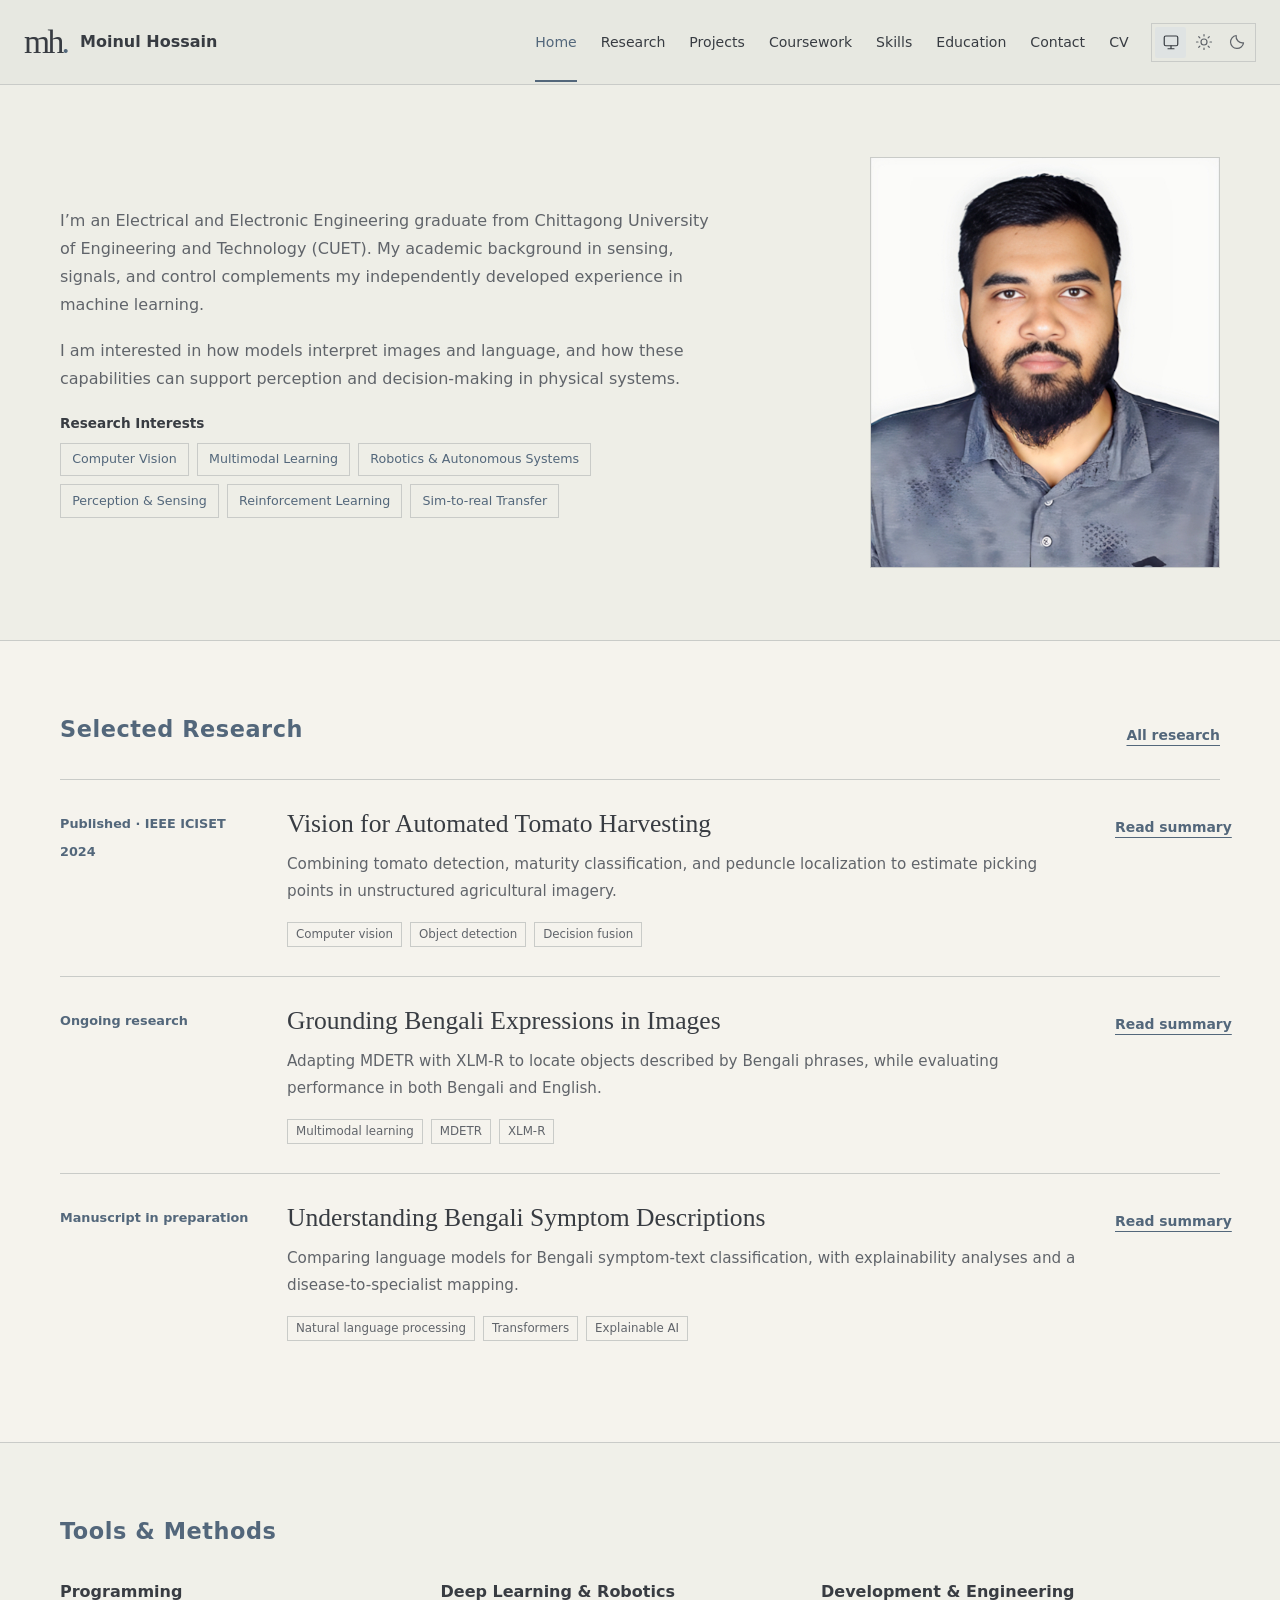
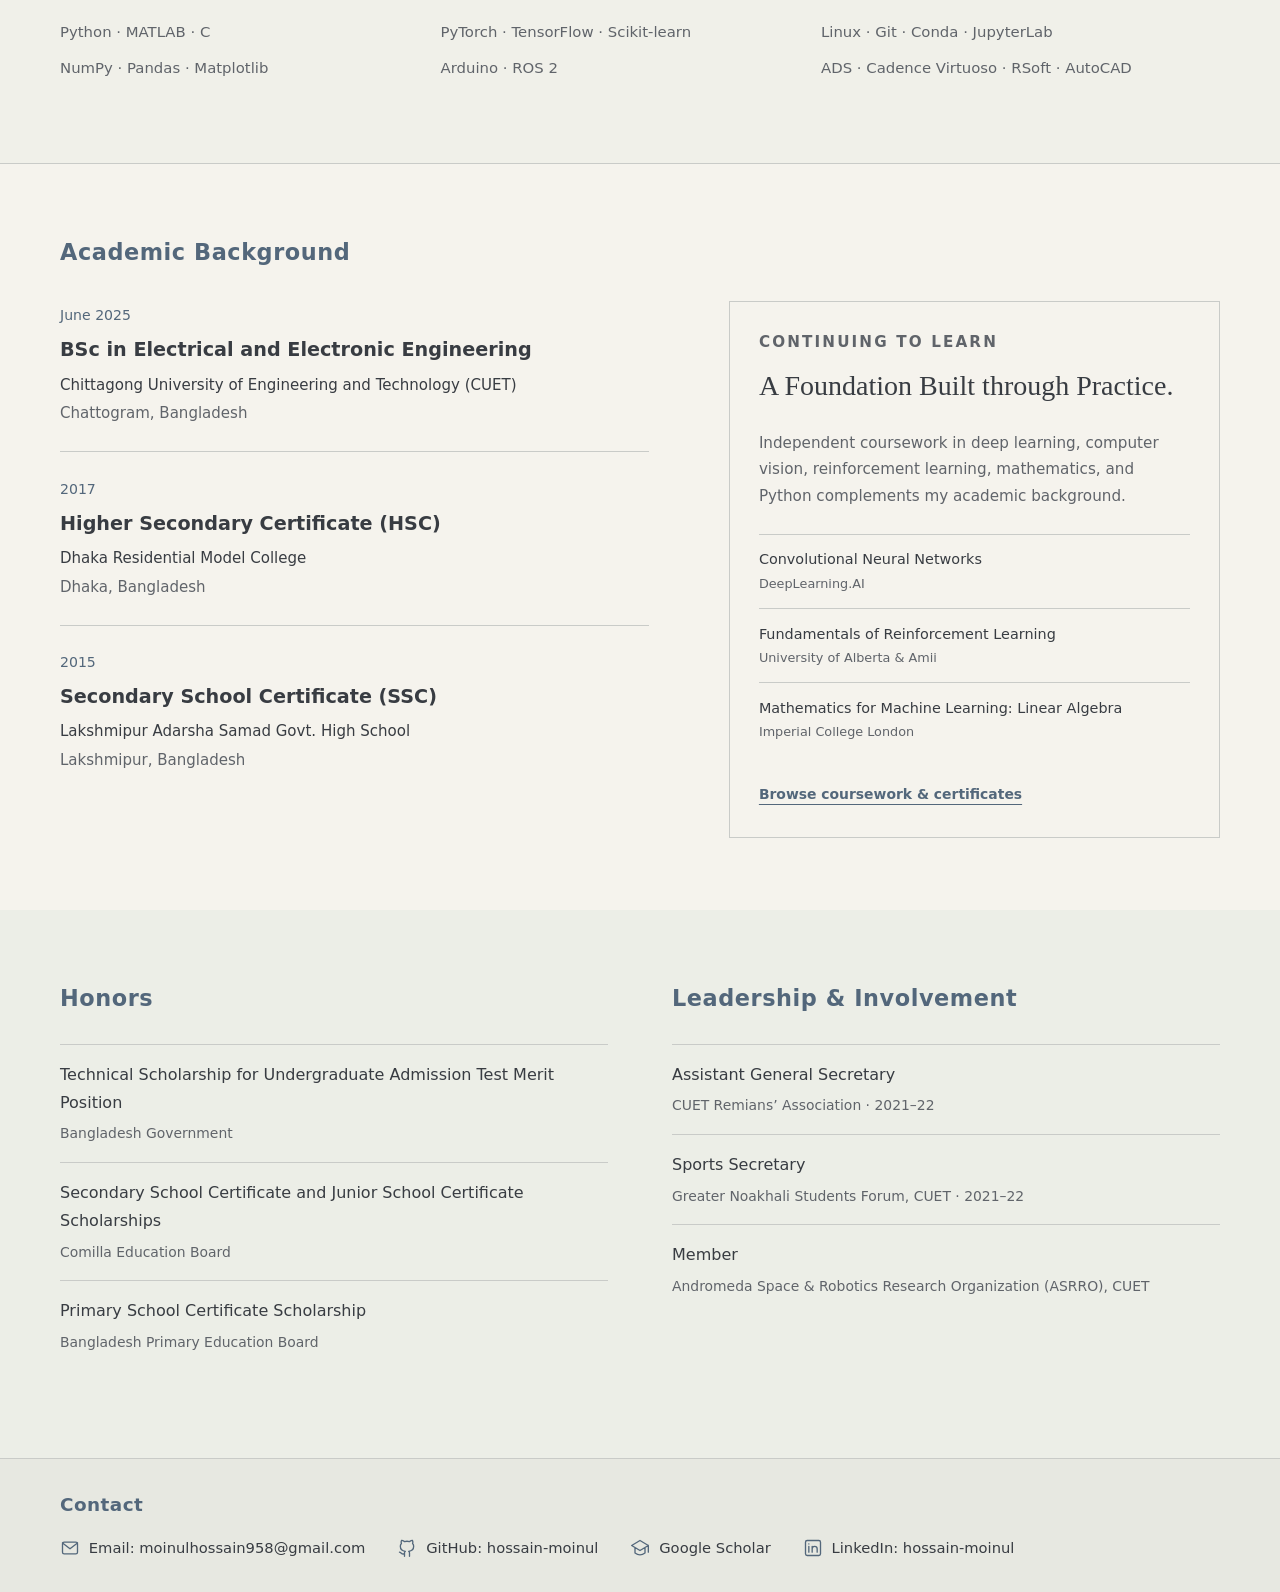
<file: index.html>
<!doctype html>
<html lang="en"><head><meta charset="utf-8"><meta name="viewport" content="width=device-width,initial-scale=1"><title>Home | Moinul Hossain</title><meta name="description" content="Moinul Hossain: computer vision, multimodal learning, and robotic perception. Research, projects, and academic background."><meta name="theme-color" content="#112b36"><link rel="icon" href="assets/img/favicon.svg" type="image/svg+xml"><script src="assets/js/theme-init.js"></script><link rel="stylesheet" href="assets/css/style.css"><script src="assets/js/main.js" defer></script><script src="assets/js/analytics.js" defer></script></head>
<body><a class="skip" href="#main">Skip to content</a><header class="site-header"><div class="nav-wrap"><a class="brand" href="index.html"><span class="monogram">mh<span>.</span></span><span>Moinul Hossain</span></a><button class="menu-toggle" aria-expanded="false" aria-controls="navigation">Menu</button><nav id="navigation" aria-label="Main navigation"><a href="index.html" class="active" aria-current="page">Home</a><a href="research.html">Research</a><a href="projects.html">Projects</a><a href="coursework.html">Coursework</a><a href="index.html#technical-foundation">Skills</a><a href="index.html#education">Education</a><a href="index.html#contact">Contact</a><a href="cv.html" target="_blank" rel="noopener noreferrer" data-cv-nav hidden>CV</a></nav><div class="theme-switch" role="group" aria-label="Appearance"><button type="button" data-theme-choice="system" aria-label="Follow system theme" title="Follow system theme" aria-pressed="true"><svg aria-hidden="true" viewBox="0 0 24 24" fill="none" stroke="currentColor" stroke-width="1.6" stroke-linecap="round" stroke-linejoin="round"><rect x="3" y="4" width="18" height="13" rx="2"/><path d="M8 21h8m-4-4v4"/></svg></button><button type="button" data-theme-choice="light" aria-label="Use light theme" title="Use light theme" aria-pressed="false"><svg aria-hidden="true" viewBox="0 0 24 24" fill="none" stroke="currentColor" stroke-width="1.6" stroke-linecap="round" stroke-linejoin="round"><circle cx="12" cy="12" r="4"/><path d="M12 2v2m0 16v2M2 12h2m16 0h2M5 5l1.5 1.5m11 11L19 19M5 19l1.5-1.5m11-11L19 5"/></svg></button><button type="button" data-theme-choice="dark" aria-label="Use dark theme" title="Use dark theme" aria-pressed="false"><svg aria-hidden="true" viewBox="0 0 24 24" fill="none" stroke="currentColor" stroke-width="1.6" stroke-linecap="round" stroke-linejoin="round"><path d="M20.7 13.1A8.5 8.5 0 0 1 10.9 3.3 8.7 8.7 0 1 0 20.7 13.1Z"/></svg></button></div></div></header><main id="main"><!-- ABOUT: introduction, background, and interests alongside the portrait. -->
<section class="hero" id="about"><div class="wrap hero-grid"><div class="hero-copy"><h1 class="sr-only">Moinul Hossain</h1><p class="hero-intro">I’m an Electrical and Electronic Engineering graduate from Chittagong University of Engineering and Technology (CUET). My academic background in sensing, signals, and control complements my independently developed experience in machine learning.</p><p class="hero-description">I am interested in how models interpret images and language, and how these capabilities can support perception and decision-making in physical systems.</p><h2 class="interest-heading">Research Interests</h2><div class="interest-list"><span>Computer Vision</span><span>Multimodal Learning</span><span>Robotics & Autonomous Systems</span><span>Perception & Sensing</span><span>Reinforcement Learning</span><span>Sim-to-real Transfer</span></div></div><div class="portrait-area"><div class="portrait"><img src="assets/img/moinul.jpg" alt="Moinul Hossain" id="portrait-image" hidden><div id="portrait-fallback"><span class="portrait-initials">mh<span>.</span></span><div class="portrait-lines" aria-hidden="true"></div></div></div></div></div></section><!-- SELECTED RESEARCH: concise entries link to the research summaries. -->
<section class="section section-research" id="selected-work"><div class="wrap"><div class="section-head"><div><h2 class="section-label">Selected Research</h2></div><a class="text-link" href="research.html">All research</a></div><article class="research-row"><div class="research-meta"><span class="status">Published · IEEE ICISET 2024</span></div><div><h3><a class="" href="research.html#tomato">Vision for Automated Tomato Harvesting</a></h3><p>Combining tomato detection, maturity classification, and peduncle localization to estimate picking points in unstructured agricultural imagery.</p><div class="tags"><span>Computer vision</span><span>Object detection</span><span>Decision fusion</span></div></div><a class="text-link" href="research.html#tomato">Read summary</a></article><article class="research-row"><div class="research-meta"><span class="status">Ongoing research</span></div><div><h3><a class="" href="research.html#grounding">Grounding Bengali Expressions in Images</a></h3><p>Adapting MDETR with XLM-R to locate objects described by Bengali phrases, while evaluating performance in both Bengali and English.</p><div class="tags"><span>Multimodal learning</span><span>MDETR</span><span>XLM-R</span></div></div><a class="text-link" href="research.html#grounding">Read summary</a></article><article class="research-row"><div class="research-meta"><span class="status">Manuscript in preparation</span></div><div><h3><a class="" href="research.html#health">Understanding Bengali Symptom Descriptions</a></h3><p>Comparing language models for Bengali symptom-text classification, with explainability analyses and a disease-to-specialist mapping.</p><div class="tags"><span>Natural language processing</span><span>Transformers</span><span>Explainable AI</span></div></div><a class="text-link" href="research.html#health">Read summary</a></article></div></section><section class="section section-tint" id="technical-foundation"><div class="wrap"><h2 class="section-label">Tools &amp; Methods</h2><div class="skills-grid"><div><h3>Programming</h3><p>Python · MATLAB · C</p><p>NumPy · Pandas · Matplotlib</p></div><div><h3>Deep Learning & Robotics</h3><p>PyTorch · TensorFlow · Scikit-learn</p><p>Arduino · ROS 2</p></div><div><h3>Development & Engineering</h3><p>Linux · Git · Conda · JupyterLab</p><p>ADS · Cadence Virtuoso · RSoft · AutoCAD</p></div></div></div></section><!-- EDUCATION: academic background and learning overview; no grades or test scores. -->
<section class="section section-education" id="education"><div class="wrap"><div class="section-head"><div><h2 class="section-label">Academic Background</h2></div></div><div class="education-grid"><div class="home-qualifications"><article class="qualification"><span class="date">June 2025</span><h3>BSc in Electrical and Electronic Engineering</h3><p>Chittagong University of Engineering and Technology (CUET)</p><p class="muted">Chattogram, Bangladesh</p></article><article class="qualification"><span class="date">2017</span><h3>Higher Secondary Certificate (HSC)</h3><p>Dhaka Residential Model College</p><p class="muted">Dhaka, Bangladesh</p></article><article class="qualification"><span class="date">2015</span><h3>Secondary School Certificate (SSC)</h3><p>Lakshmipur Adarsha Samad Govt. High School</p><p class="muted">Lakshmipur, Bangladesh</p></article></div><aside class="learning"><p class="eyebrow">CONTINUING TO LEARN</p><h3>A Foundation Built through Practice.</h3><p>Independent coursework in deep learning, computer vision, reinforcement learning, mathematics, and Python complements my academic background.</p><ul class="clean-list"><li>Convolutional Neural Networks <span>DeepLearning.AI</span></li><li>Fundamentals of Reinforcement Learning <span>University of Alberta & Amii</span></li><li>Mathematics for Machine Learning: Linear Algebra <span>Imperial College London</span></li></ul><a class="text-link" href="coursework.html">Browse coursework & certificates</a></aside></div></div></section><section class="section section-community" id="honors-leadership"><div class="wrap background-grid"><div><h2 class="section-label">Honors</h2><ul class="background-list"><li>Technical Scholarship for Undergraduate Admission Test Merit Position <span>Bangladesh Government</span></li><li>Secondary School Certificate and Junior School Certificate Scholarships <span>Comilla Education Board</span></li><li>Primary School Certificate Scholarship <span>Bangladesh Primary Education Board</span></li></ul></div><div><h2 class="section-label">Leadership &amp; Involvement</h2><ul class="background-list"><li>Assistant General Secretary <span>CUET Remians’ Association · 2021–22</span></li><li>Sports Secretary <span>Greater Noakhali Students Forum, CUET · 2021–22</span></li><li>Member <span>Andromeda Space & Robotics Research Organization (ASRRO), CUET</span></li></ul></div></div></section></main><section class="contact-band" id="contact" aria-labelledby="contact-heading"><div class="wrap"><h2 class="section-label" id="contact-heading">Contact</h2><div class="contact-direct"><a href="mailto:moinulhossain958@gmail.com"><svg aria-hidden="true" viewBox="0 0 24 24" fill="none" stroke="currentColor" stroke-width="1.6" stroke-linecap="round" stroke-linejoin="round"><rect x="3" y="5" width="18" height="14" rx="2"/><path d="m3 6 9 7 9-7"/></svg><span>Email: moinulhossain958@gmail.com</span></a><a href="https://github.com/hossain-moinul" target="_blank" rel="noopener noreferrer"><svg aria-hidden="true" viewBox="0 0 24 24" fill="none" stroke="currentColor" stroke-width="1.6" stroke-linecap="round" stroke-linejoin="round"><path d="M9 19c-4 1-4-2-6-2m12 5v-4c0-1-.3-1.7-1-2 3-.3 6-1.5 6-6a4.7 4.7 0 0 0-1.3-3.3A4.5 4.5 0 0 0 18.6 3S17.5 2.7 15 4.3a13 13 0 0 0-6 0C6.5 2.7 5.4 3 5.4 3a4.5 4.5 0 0 0-.1 3.7A4.7 4.7 0 0 0 4 10c0 4.5 3 5.7 6 6-.7.3-1 1-1 2v4"/></svg><span>GitHub: hossain-moinul</span></a><a href="https://scholar.google.com/citations?user=emdI3UwAAAAJ&amp;hl=en" target="_blank" rel="noopener noreferrer"><svg aria-hidden="true" viewBox="0 0 24 24" fill="none" stroke="currentColor" stroke-width="1.6" stroke-linecap="round" stroke-linejoin="round"><path d="m2 9 10-6 10 6-10 6-10-6Zm4 3v6c4 3 8 3 12 0v-6M22 9v8"/></svg><span>Google Scholar</span></a><a href="https://www.linkedin.com/in/hossain-moinul/" target="_blank" rel="noopener noreferrer"><svg aria-hidden="true" viewBox="0 0 24 24" fill="none" stroke="currentColor" stroke-width="1.6" stroke-linecap="round" stroke-linejoin="round"><rect x="3" y="3" width="18" height="18" rx="2"/><path d="M7 10v7m0-10v.1M11 17v-7m0 3c0-4 6-4 6 0v4"/></svg><span>LinkedIn: hossain-moinul</span></a></div></div></section></body></html>
</file>
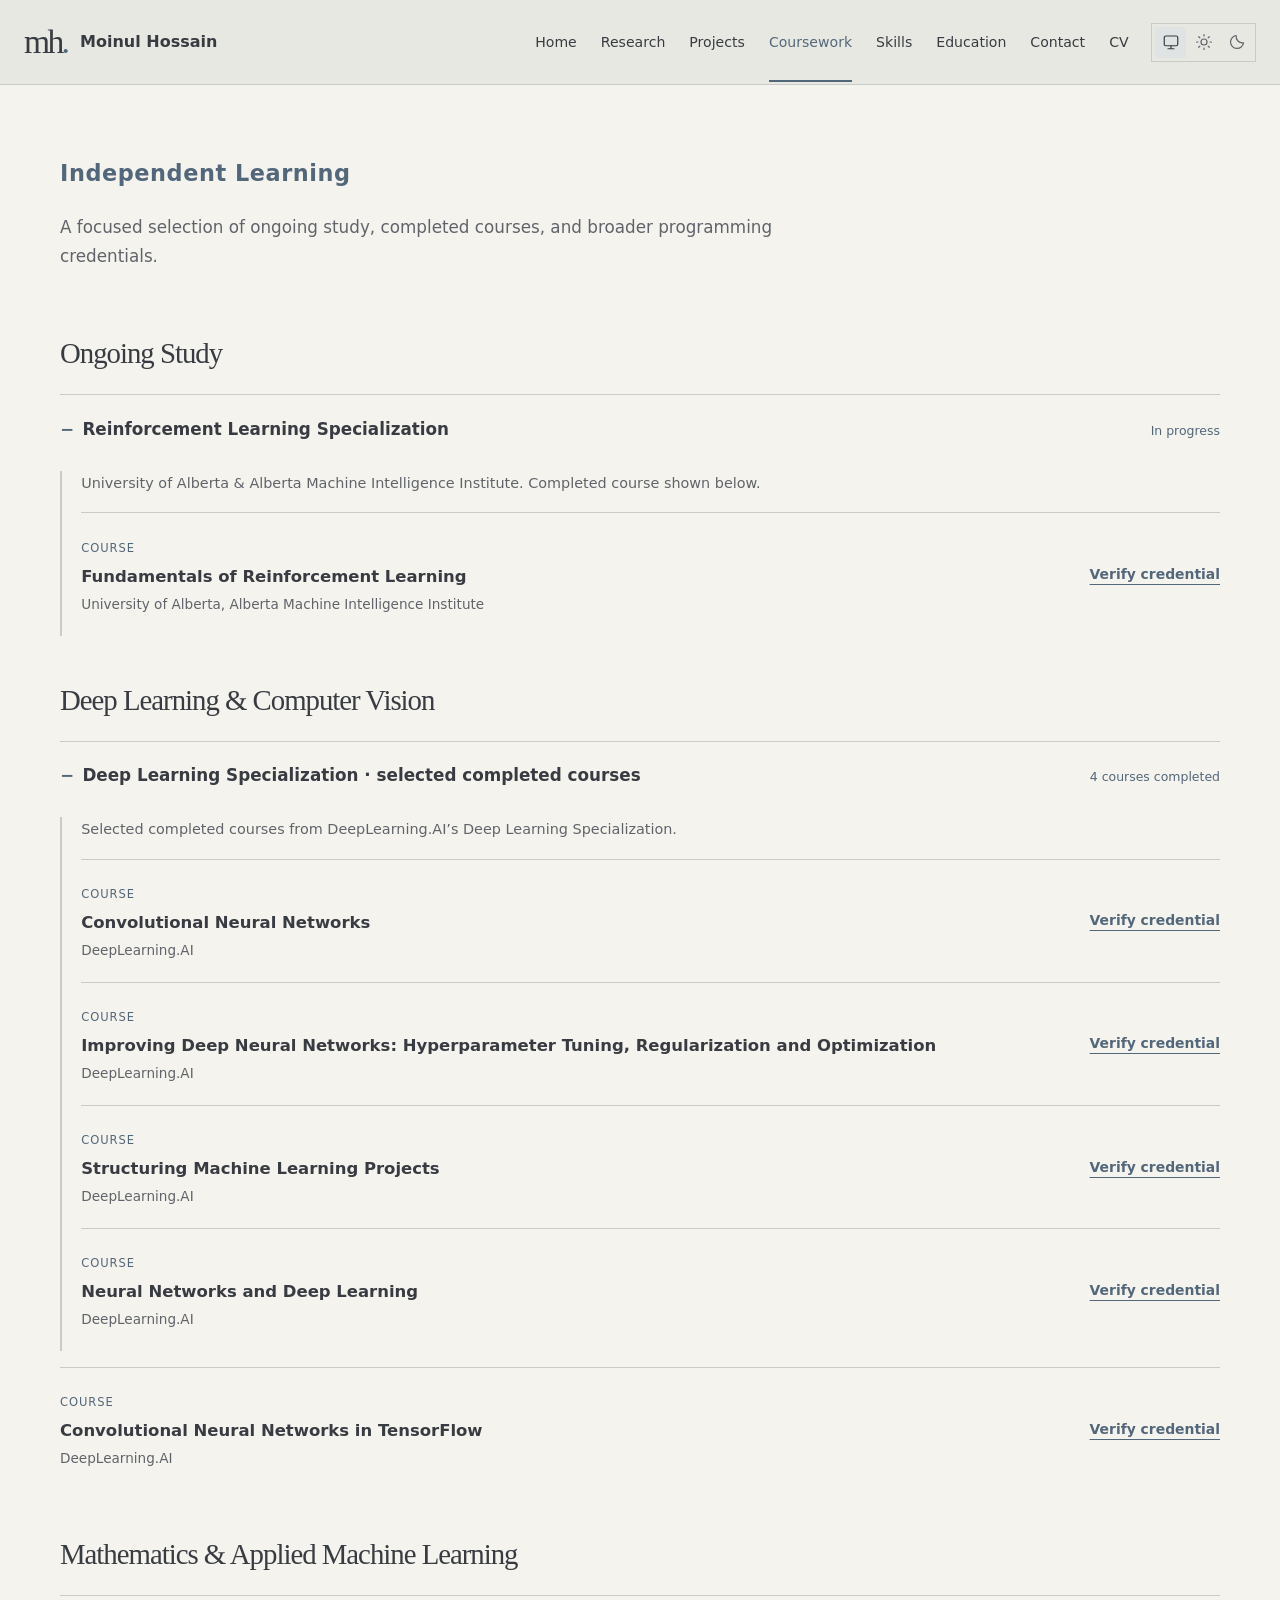
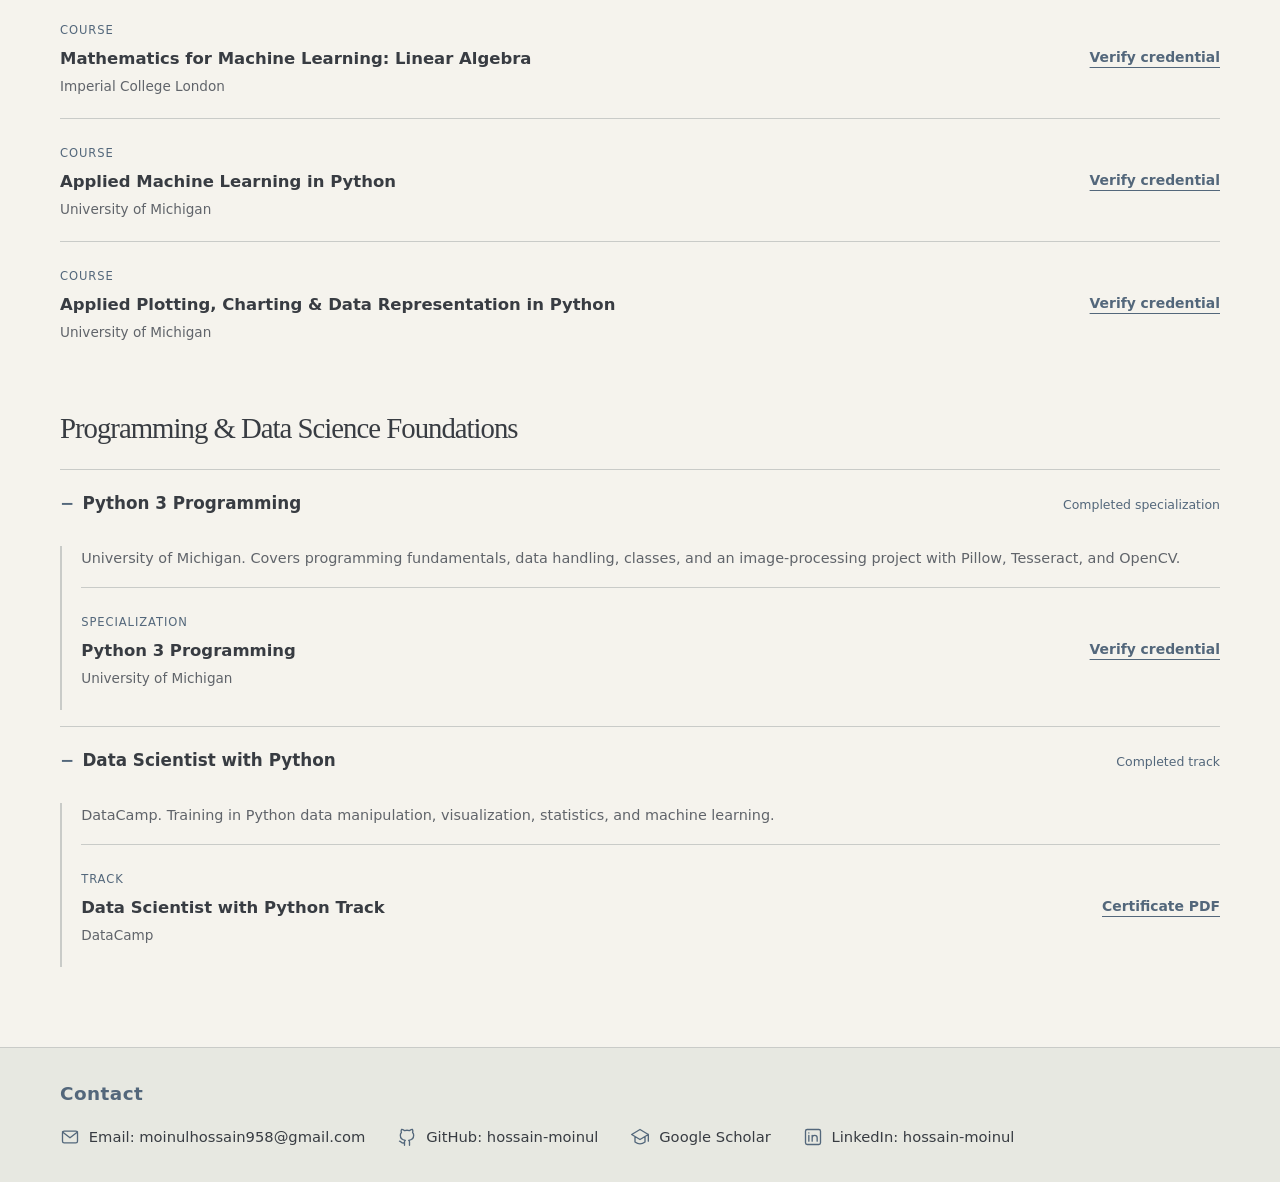
<file: coursework.html>
<!doctype html>
<html lang="en"><head><meta charset="utf-8"><meta name="viewport" content="width=device-width,initial-scale=1"><title>Coursework | Moinul Hossain</title><meta name="description" content="Moinul Hossain: computer vision, multimodal learning, and robotic perception. Research, projects, and academic background."><meta name="theme-color" content="#112b36"><link rel="icon" href="assets/img/favicon.svg" type="image/svg+xml"><script src="assets/js/theme-init.js"></script><link rel="stylesheet" href="assets/css/style.css"><script src="assets/js/main.js" defer></script><script src="assets/js/analytics.js" defer></script></head>
<body><a class="skip" href="#main">Skip to content</a><header class="site-header"><div class="nav-wrap"><a class="brand" href="index.html"><span class="monogram">mh<span>.</span></span><span>Moinul Hossain</span></a><button class="menu-toggle" aria-expanded="false" aria-controls="navigation">Menu</button><nav id="navigation" aria-label="Main navigation"><a href="index.html">Home</a><a href="research.html">Research</a><a href="projects.html">Projects</a><a href="coursework.html" class="active" aria-current="page">Coursework</a><a href="index.html#technical-foundation">Skills</a><a href="index.html#education">Education</a><a href="index.html#contact">Contact</a><a href="cv.html" target="_blank" rel="noopener noreferrer" data-cv-nav hidden>CV</a></nav><div class="theme-switch" role="group" aria-label="Appearance"><button type="button" data-theme-choice="system" aria-label="Follow system theme" title="Follow system theme" aria-pressed="true"><svg aria-hidden="true" viewBox="0 0 24 24" fill="none" stroke="currentColor" stroke-width="1.6" stroke-linecap="round" stroke-linejoin="round"><rect x="3" y="4" width="18" height="13" rx="2"/><path d="M8 21h8m-4-4v4"/></svg></button><button type="button" data-theme-choice="light" aria-label="Use light theme" title="Use light theme" aria-pressed="false"><svg aria-hidden="true" viewBox="0 0 24 24" fill="none" stroke="currentColor" stroke-width="1.6" stroke-linecap="round" stroke-linejoin="round"><circle cx="12" cy="12" r="4"/><path d="M12 2v2m0 16v2M2 12h2m16 0h2M5 5l1.5 1.5m11 11L19 19M5 19l1.5-1.5m11-11L19 5"/></svg></button><button type="button" data-theme-choice="dark" aria-label="Use dark theme" title="Use dark theme" aria-pressed="false"><svg aria-hidden="true" viewBox="0 0 24 24" fill="none" stroke="currentColor" stroke-width="1.6" stroke-linecap="round" stroke-linejoin="round"><path d="M20.7 13.1A8.5 8.5 0 0 1 10.9 3.3 8.7 8.7 0 1 0 20.7 13.1Z"/></svg></button></div></div></header><main id="main"><section class="page-intro wrap"><h1 class="section-label">Independent Learning</h1><p>A focused selection of ongoing study, completed courses, and broader programming credentials.</p></section><section class="wrap course-curated"><h2>Ongoing Study</h2><details class="program" open><summary><span>Reinforcement Learning Specialization</span><span class="program-status">In progress</span></summary><div><p class="program-description">University of Alberta & Alberta Machine Intelligence Institute. Completed course shown below.</p><article class="course"><div><span class="course-kind">Course</span><h3>Fundamentals of Reinforcement Learning</h3><p>University of Alberta, Alberta Machine Intelligence Institute</p></div><a class="text-link" href="https://coursera.org/verify/WSL6AAE5D77E" target="_blank" rel="noopener noreferrer">Verify credential</a></article></div></details><h2>Deep Learning & Computer Vision</h2><details class="program" open><summary><span>Deep Learning Specialization · selected completed courses</span><span class="program-status">4 courses completed</span></summary><div><p class="program-description">Selected completed courses from DeepLearning.AI’s Deep Learning Specialization.</p><article class="course"><div><span class="course-kind">Course</span><h3>Convolutional Neural Networks</h3><p>DeepLearning.AI</p></div><a class="text-link" href="https://coursera.org/verify/X84RGXQZUEEU" target="_blank" rel="noopener noreferrer">Verify credential</a></article><article class="course"><div><span class="course-kind">Course</span><h3>Improving Deep Neural Networks: Hyperparameter Tuning, Regularization and Optimization</h3><p>DeepLearning.AI</p></div><a class="text-link" href="https://coursera.org/verify/ATS4VKT2KWVP" target="_blank" rel="noopener noreferrer">Verify credential</a></article><article class="course"><div><span class="course-kind">Course</span><h3>Structuring Machine Learning Projects</h3><p>DeepLearning.AI</p></div><a class="text-link" href="https://coursera.org/verify/NRDTPXP7VL5N" target="_blank" rel="noopener noreferrer">Verify credential</a></article><article class="course"><div><span class="course-kind">Course</span><h3>Neural Networks and Deep Learning</h3><p>DeepLearning.AI</p></div><a class="text-link" href="https://coursera.org/verify/9FSKPZS5DKHQ" target="_blank" rel="noopener noreferrer">Verify credential</a></article></div></details><article class="course"><div><span class="course-kind">Course</span><h3>Convolutional Neural Networks in TensorFlow</h3><p>DeepLearning.AI</p></div><a class="text-link" href="https://coursera.org/verify/4MRHCQQHTFM9" target="_blank" rel="noopener noreferrer">Verify credential</a></article><h2>Mathematics & Applied Machine Learning</h2><article class="course"><div><span class="course-kind">Course</span><h3>Mathematics for Machine Learning: Linear Algebra</h3><p>Imperial College London</p></div><a class="text-link" href="https://coursera.org/verify/JGCYYQPP6QXL" target="_blank" rel="noopener noreferrer">Verify credential</a></article><article class="course"><div><span class="course-kind">Course</span><h3>Applied Machine Learning in Python</h3><p>University of Michigan</p></div><a class="text-link" href="https://coursera.org/verify/LUP4RDY2YPP3" target="_blank" rel="noopener noreferrer">Verify credential</a></article><article class="course"><div><span class="course-kind">Course</span><h3>Applied Plotting, Charting &amp; Data Representation in Python</h3><p>University of Michigan</p></div><a class="text-link" href="https://coursera.org/verify/8WZLPBJ4XNY9" target="_blank" rel="noopener noreferrer">Verify credential</a></article><h2>Programming & Data Science Foundations</h2><details class="program" open><summary><span>Python 3 Programming</span><span class="program-status">Completed specialization</span></summary><div><p class="program-description">University of Michigan. Covers programming fundamentals, data handling, classes, and an image-processing project with Pillow, Tesseract, and OpenCV.</p><article class="course"><div><span class="course-kind">Specialization</span><h3>Python 3 Programming</h3><p>University of Michigan</p></div><a class="text-link" href="https://coursera.org/verify/specialization/P4VNUCZ2ZGFY" target="_blank" rel="noopener noreferrer">Verify credential</a></article></div></details><details class="program" open><summary><span>Data Scientist with Python</span><span class="program-status">Completed track</span></summary><div><p class="program-description">DataCamp. Training in Python data manipulation, visualization, statistics, and machine learning.</p><article class="course"><div><span class="course-kind">Track</span><h3>Data Scientist with Python Track</h3><p>DataCamp</p></div><a class="text-link" href="assets/certificates/data-scientist-with-python-track.pdf">Certificate PDF</a></article></div></details></section></main><section class="contact-band" id="contact" aria-labelledby="contact-heading"><div class="wrap"><h2 class="section-label" id="contact-heading">Contact</h2><div class="contact-direct"><a href="mailto:moinulhossain958@gmail.com"><svg aria-hidden="true" viewBox="0 0 24 24" fill="none" stroke="currentColor" stroke-width="1.6" stroke-linecap="round" stroke-linejoin="round"><rect x="3" y="5" width="18" height="14" rx="2"/><path d="m3 6 9 7 9-7"/></svg><span>Email: moinulhossain958@gmail.com</span></a><a href="https://github.com/hossain-moinul" target="_blank" rel="noopener noreferrer"><svg aria-hidden="true" viewBox="0 0 24 24" fill="none" stroke="currentColor" stroke-width="1.6" stroke-linecap="round" stroke-linejoin="round"><path d="M9 19c-4 1-4-2-6-2m12 5v-4c0-1-.3-1.7-1-2 3-.3 6-1.5 6-6a4.7 4.7 0 0 0-1.3-3.3A4.5 4.5 0 0 0 18.6 3S17.5 2.7 15 4.3a13 13 0 0 0-6 0C6.5 2.7 5.4 3 5.4 3a4.5 4.5 0 0 0-.1 3.7A4.7 4.7 0 0 0 4 10c0 4.5 3 5.7 6 6-.7.3-1 1-1 2v4"/></svg><span>GitHub: hossain-moinul</span></a><a href="https://scholar.google.com/citations?user=emdI3UwAAAAJ&amp;hl=en" target="_blank" rel="noopener noreferrer"><svg aria-hidden="true" viewBox="0 0 24 24" fill="none" stroke="currentColor" stroke-width="1.6" stroke-linecap="round" stroke-linejoin="round"><path d="m2 9 10-6 10 6-10 6-10-6Zm4 3v6c4 3 8 3 12 0v-6M22 9v8"/></svg><span>Google Scholar</span></a><a href="https://www.linkedin.com/in/hossain-moinul/" target="_blank" rel="noopener noreferrer"><svg aria-hidden="true" viewBox="0 0 24 24" fill="none" stroke="currentColor" stroke-width="1.6" stroke-linecap="round" stroke-linejoin="round"><rect x="3" y="3" width="18" height="18" rx="2"/><path d="M7 10v7m0-10v.1M11 17v-7m0 3c0-4 6-4 6 0v4"/></svg><span>LinkedIn: hossain-moinul</span></a></div></div></section></body></html>
</file>
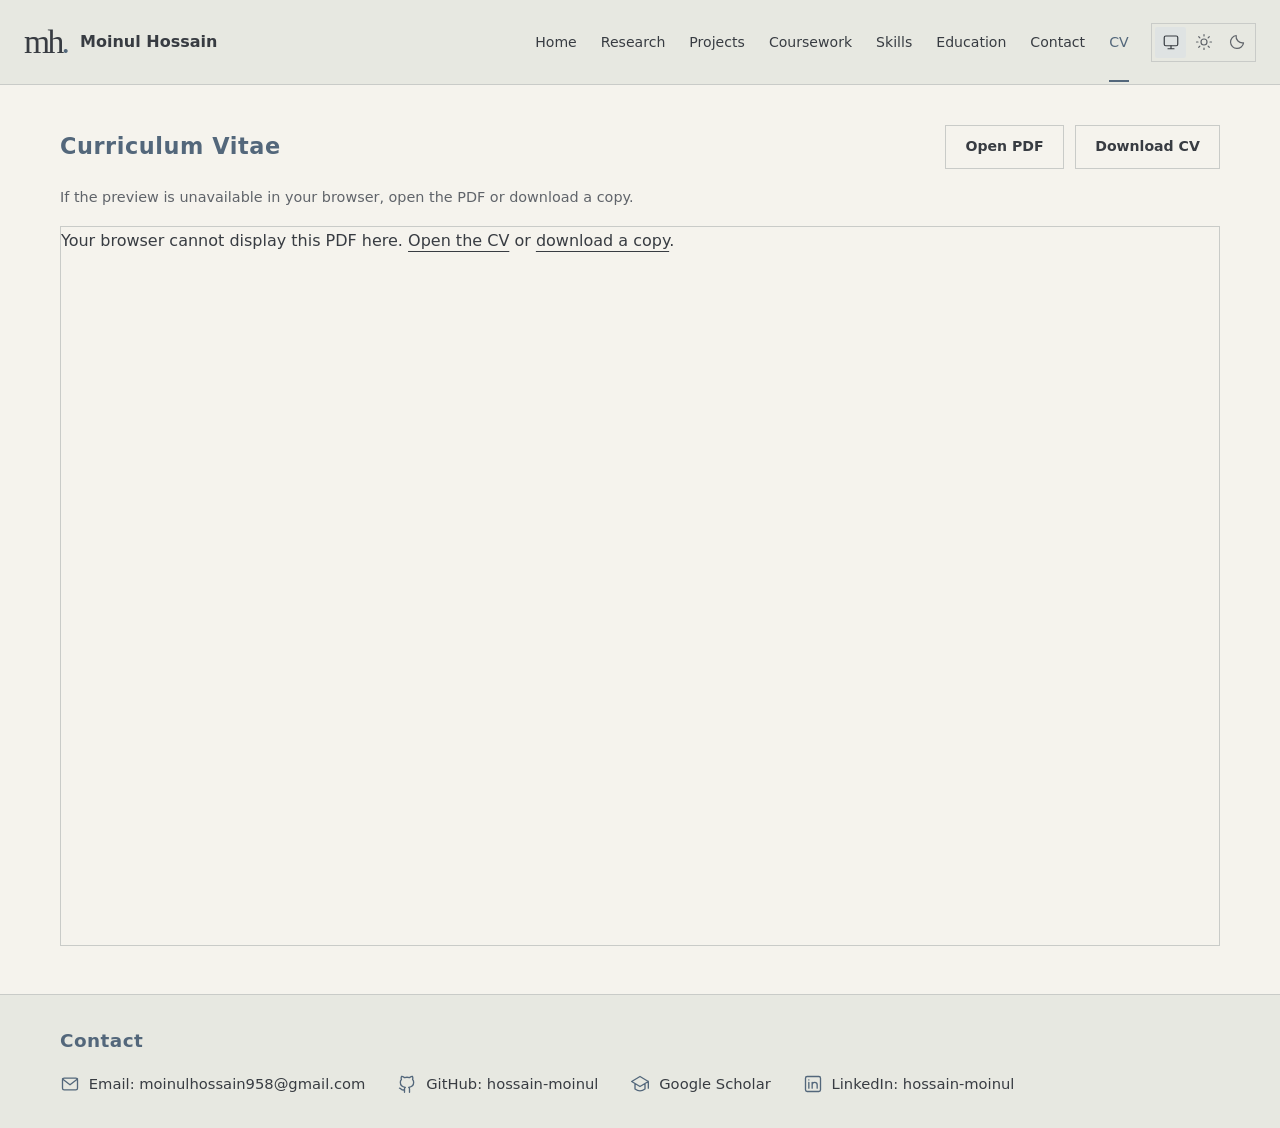
<file: cv.html>
<!doctype html>
<html lang="en"><head><meta charset="utf-8"><meta name="viewport" content="width=device-width,initial-scale=1"><title>CV | Moinul Hossain</title><meta name="description" content="View and download Moinul Hossain’s curriculum vitae."><meta name="theme-color" content="#112b36"><link rel="icon" href="assets/img/favicon.svg" type="image/svg+xml"><script src="assets/js/theme-init.js"></script><link rel="stylesheet" href="assets/css/style.css"><script src="assets/js/main.js" defer></script><script src="assets/js/analytics.js" defer></script></head>
<body><a class="skip" href="#main">Skip to content</a><header class="site-header"><div class="nav-wrap"><a class="brand" href="index.html"><span class="monogram">mh<span>.</span></span><span>Moinul Hossain</span></a><button class="menu-toggle" aria-expanded="false" aria-controls="navigation">Menu</button><nav id="navigation" aria-label="Main navigation"><a href="index.html">Home</a><a href="research.html">Research</a><a href="projects.html">Projects</a><a href="coursework.html">Coursework</a><a href="index.html#technical-foundation">Skills</a><a href="index.html#education">Education</a><a href="index.html#contact">Contact</a><a href="cv.html" class="active" aria-current="page" data-cv-nav hidden>CV</a></nav><div class="theme-switch" role="group" aria-label="Appearance"><button type="button" data-theme-choice="system" aria-label="Follow system theme" title="Follow system theme" aria-pressed="true"><svg aria-hidden="true" viewBox="0 0 24 24" fill="none" stroke="currentColor" stroke-width="1.6" stroke-linecap="round" stroke-linejoin="round"><rect x="3" y="4" width="18" height="13" rx="2"/><path d="M8 21h8m-4-4v4"/></svg></button><button type="button" data-theme-choice="light" aria-label="Use light theme" title="Use light theme" aria-pressed="false"><svg aria-hidden="true" viewBox="0 0 24 24" fill="none" stroke="currentColor" stroke-width="1.6" stroke-linecap="round" stroke-linejoin="round"><circle cx="12" cy="12" r="4"/><path d="M12 2v2m0 16v2M2 12h2m16 0h2M5 5l1.5 1.5m11 11L19 19M5 19l1.5-1.5m11-11L19 5"/></svg></button><button type="button" data-theme-choice="dark" aria-label="Use dark theme" title="Use dark theme" aria-pressed="false"><svg aria-hidden="true" viewBox="0 0 24 24" fill="none" stroke="currentColor" stroke-width="1.6" stroke-linecap="round" stroke-linejoin="round"><path d="M20.7 13.1A8.5 8.5 0 0 1 10.9 3.3 8.7 8.7 0 1 0 20.7 13.1Z"/></svg></button></div></div></header><main id="main" class="wrap cv-page"><p data-cv-status role="status">Checking CV availability…</p><div data-cv-content hidden><div class="cv-toolbar"><h1 class="section-label">Curriculum Vitae</h1><div class="cv-actions"><a class="button secondary" href="assets/docs/Moinul_Hossain_CV.pdf" target="_blank" rel="noopener noreferrer">Open PDF</a><a class="button secondary" href="assets/docs/Moinul_Hossain_CV.pdf" download="Moinul_Hossain_CV.pdf">Download CV</a></div></div><p class="cv-help">If the preview is unavailable in your browser, open the PDF or download a copy.</p><object class="cv-viewer" data-cv-src="assets/docs/Moinul_Hossain_CV.pdf#view=FitH" type="application/pdf" aria-label="Moinul Hossain’s curriculum vitae"><p>Your browser cannot display this PDF here. <a href="assets/docs/Moinul_Hossain_CV.pdf" target="_blank" rel="noopener noreferrer">Open the CV</a> or <a href="assets/docs/Moinul_Hossain_CV.pdf" download>download a copy</a>.</p></object></div></main><section class="contact-band" id="contact" aria-labelledby="contact-heading"><div class="wrap"><h2 class="section-label" id="contact-heading">Contact</h2><div class="contact-direct"><a href="mailto:moinulhossain958@gmail.com"><svg aria-hidden="true" viewBox="0 0 24 24" fill="none" stroke="currentColor" stroke-width="1.6" stroke-linecap="round" stroke-linejoin="round"><rect x="3" y="5" width="18" height="14" rx="2"/><path d="m3 6 9 7 9-7"/></svg><span>Email: moinulhossain958@gmail.com</span></a><a href="https://github.com/hossain-moinul" target="_blank" rel="noopener noreferrer"><svg aria-hidden="true" viewBox="0 0 24 24" fill="none" stroke="currentColor" stroke-width="1.6" stroke-linecap="round" stroke-linejoin="round"><path d="M9 19c-4 1-4-2-6-2m12 5v-4c0-1-.3-1.7-1-2 3-.3 6-1.5 6-6a4.7 4.7 0 0 0-1.3-3.3A4.5 4.5 0 0 0 18.6 3S17.5 2.7 15 4.3a13 13 0 0 0-6 0C6.5 2.7 5.4 3 5.4 3a4.5 4.5 0 0 0-.1 3.7A4.7 4.7 0 0 0 4 10c0 4.5 3 5.7 6 6-.7.3-1 1-1 2v4"/></svg><span>GitHub: hossain-moinul</span></a><a href="https://scholar.google.com/citations?user=emdI3UwAAAAJ&amp;hl=en" target="_blank" rel="noopener noreferrer"><svg aria-hidden="true" viewBox="0 0 24 24" fill="none" stroke="currentColor" stroke-width="1.6" stroke-linecap="round" stroke-linejoin="round"><path d="m2 9 10-6 10 6-10 6-10-6Zm4 3v6c4 3 8 3 12 0v-6M22 9v8"/></svg><span>Google Scholar</span></a><a href="https://www.linkedin.com/in/hossain-moinul/" target="_blank" rel="noopener noreferrer"><svg aria-hidden="true" viewBox="0 0 24 24" fill="none" stroke="currentColor" stroke-width="1.6" stroke-linecap="round" stroke-linejoin="round"><rect x="3" y="3" width="18" height="18" rx="2"/><path d="M7 10v7m0-10v.1M11 17v-7m0 3c0-4 6-4 6 0v4"/></svg><span>LinkedIn: hossain-moinul</span></a></div></div></section></body></html>
</file>
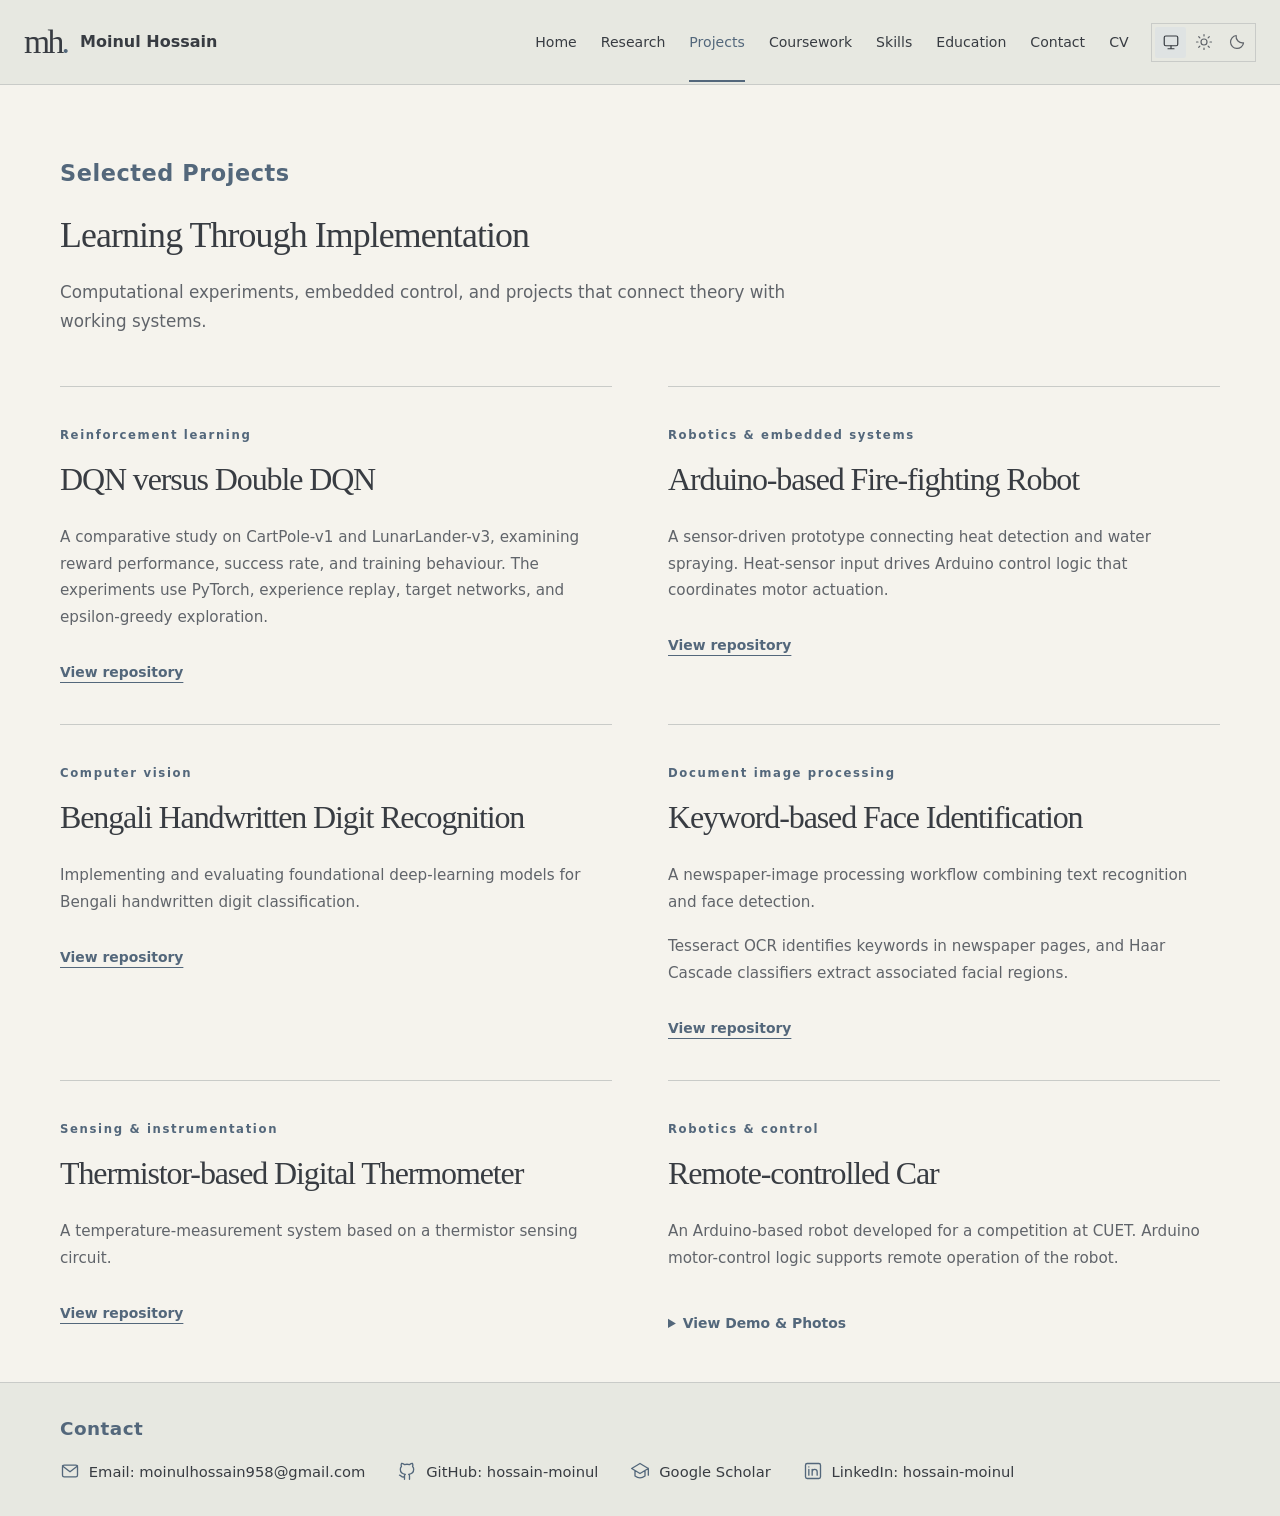
<file: projects.html>
<!doctype html>
<html lang="en"><head><meta charset="utf-8"><meta name="viewport" content="width=device-width,initial-scale=1"><title>Projects | Moinul Hossain</title><meta name="description" content="Moinul Hossain: computer vision, multimodal learning, and robotic perception. Research, projects, and academic background."><meta name="theme-color" content="#112b36"><link rel="icon" href="assets/img/favicon.svg" type="image/svg+xml"><script src="assets/js/theme-init.js"></script><link rel="stylesheet" href="assets/css/style.css"><script src="assets/js/main.js" defer></script><script src="assets/js/analytics.js" defer></script><style>.project-grid .project>.text-link{margin-top:.75rem}.project-grid{align-items:start}.rc-expand>summary{padding:.4rem 0}.rc-expand .rc-media{max-width:440px}.rc-expand figure{width:100%}</style><style>
.rc-carousel .rc-slide>a{display:block}.rc-carousel .rc-slide img,.rc-carousel .rc-slide video{width:100%;height:240px!important;max-height:240px;object-fit:contain;background:var(--soft)}
.rc-carousel-controls{display:flex;align-items:center;justify-content:space-between;gap:.5rem;margin-top:.6rem;width:100%}
.rc-carousel-controls .button{padding:.35rem .6rem;cursor:pointer;font-size:.85rem}.rc-carousel-controls [data-rc-count]{font-size:.8rem;color:var(--muted);text-align:center}
@media(max-width:380px){.rc-carousel-controls .button{font-size:.75rem;padding:.3rem .4rem}}
</style></head>
<body><a class="skip" href="#main">Skip to content</a><header class="site-header"><div class="nav-wrap"><a class="brand" href="index.html"><span class="monogram">mh<span>.</span></span><span>Moinul Hossain</span></a><button class="menu-toggle" aria-expanded="false" aria-controls="navigation">Menu</button><nav id="navigation" aria-label="Main navigation"><a href="index.html">Home</a><a href="research.html">Research</a><a href="projects.html" class="active" aria-current="page">Projects</a><a href="coursework.html">Coursework</a><a href="index.html#technical-foundation">Skills</a><a href="index.html#education">Education</a><a href="index.html#contact">Contact</a><a href="cv.html" target="_blank" rel="noopener noreferrer" data-cv-nav hidden>CV</a></nav><div class="theme-switch" role="group" aria-label="Appearance"><button type="button" data-theme-choice="system" aria-label="Follow system theme" title="Follow system theme" aria-pressed="true"><svg aria-hidden="true" viewBox="0 0 24 24" fill="none" stroke="currentColor" stroke-width="1.6" stroke-linecap="round" stroke-linejoin="round"><rect x="3" y="4" width="18" height="13" rx="2"/><path d="M8 21h8m-4-4v4"/></svg></button><button type="button" data-theme-choice="light" aria-label="Use light theme" title="Use light theme" aria-pressed="false"><svg aria-hidden="true" viewBox="0 0 24 24" fill="none" stroke="currentColor" stroke-width="1.6" stroke-linecap="round" stroke-linejoin="round"><circle cx="12" cy="12" r="4"/><path d="M12 2v2m0 16v2M2 12h2m16 0h2M5 5l1.5 1.5m11 11L19 19M5 19l1.5-1.5m11-11L19 5"/></svg></button><button type="button" data-theme-choice="dark" aria-label="Use dark theme" title="Use dark theme" aria-pressed="false"><svg aria-hidden="true" viewBox="0 0 24 24" fill="none" stroke="currentColor" stroke-width="1.6" stroke-linecap="round" stroke-linejoin="round"><path d="M20.7 13.1A8.5 8.5 0 0 1 10.9 3.3 8.7 8.7 0 1 0 20.7 13.1Z"/></svg></button></div></div></header><main id="main">
<!-- EDIT CONTENT: each section is independent. See EDITING.md and templates/. -->
<section class="page-intro wrap"><h1 class="section-label">Selected Projects</h1><h2 class="page-tagline">Learning Through Implementation</h2><p>Computational experiments, embedded control, and projects that connect theory with working systems.</p></section><div class="wrap project-grid"><article class="project"><p class="eyebrow">Reinforcement learning</p><h2>DQN versus Double DQN</h2><p>A comparative study on CartPole-v1 and LunarLander-v3, examining reward performance, success rate, and training behaviour. The experiments use PyTorch, experience replay, target networks, and epsilon-greedy exploration.</p><a class="text-link" href="https://github.com/hossain-moinul/Comparative_Study_of_DQN_and_Double_DQN_on_CartPole-v1_and_LunarLander-v3" target="_blank" rel="noopener noreferrer">View repository</a></article><article class="project"><p class="eyebrow">Robotics & embedded systems</p><h2>Arduino-based Fire-fighting Robot</h2><p>A sensor-driven prototype connecting heat detection and water spraying. Heat-sensor input drives Arduino control logic that coordinates motor actuation.</p><a class="text-link" href="https://github.com/hossain-moinul/fire-fighting-robot" target="_blank" rel="noopener noreferrer">View repository</a></article><article class="project"><p class="eyebrow">Computer vision</p><h2>Bengali Handwritten Digit Recognition</h2><p>Implementing and evaluating foundational deep-learning models for Bengali handwritten digit classification.</p><a class="text-link" href="https://github.com/hossain-moinul/Implementation-of-some-of-the-computer-vision-dl-models-for-bengali-handwritten-digit-recognition" target="_blank" rel="noopener noreferrer">View repository</a></article><article class="project"><p class="eyebrow">Document image processing</p><h2>Keyword-based Face Identification</h2><p>A newspaper-image processing workflow combining text recognition and face detection.</p><p>Tesseract OCR identifies keywords in newspaper pages, and Haar Cascade classifiers extract associated facial regions.</p><a class="text-link" href="https://github.com/hossain-moinul/Face-Identification-from-Newspaper-based-on-a-keyword-Using-OpenCV" target="_blank" rel="noopener noreferrer">View repository</a></article><article class="project"><p class="eyebrow">Sensing & instrumentation</p><h2>Thermistor-based Digital Thermometer</h2><p>A temperature-measurement system based on a thermistor sensing circuit.</p><a class="text-link" href="https://github.com/hossain-moinul/Design-Implementation-of-Thermistor-based-Digital-Thermometer" target="_blank" rel="noopener noreferrer">View repository</a></article><article class="project"><p class="eyebrow">Robotics & control</p><h2>Remote-controlled Car</h2><p>An Arduino-based robot developed for a competition at CUET. Arduino motor-control logic supports remote operation of the robot.</p>
<!-- Media paths are relative to projects.html. Add the silent edited clip and the original electronics photo at these paths. -->
<details class="rc-expand" style="width:100%;margin-top:1rem"><summary class="text-link">View Demo &amp; Photos</summary><div class="rc-media rc-carousel" role="region" aria-roledescription="carousel" aria-label="RC car photos and video" style="width:100%;margin-top:1rem">
<figure class="rc-slide" style="margin:0">
    <a href="assets/img/IMG_20180309_053504.jpg" target="_blank" rel="noopener noreferrer" aria-label="Open the RC car electronics photo at full size">
      <img src="assets/img/IMG_20180309_053504.jpg" alt="Top view of the RC car chassis showing its controller boards, batteries, and wiring" loading="lazy" style="display:block;width:100%;height:auto;max-height:240px;object-fit:contain;border:1px solid var(--line)">
    </a>
    <figcaption class="caption">Internal Electronics and Wiring · 2018</figcaption>
  </figure>
<figure class="rc-slide" style="margin:0" hidden>
    <video controls muted loop playsinline preload="none" aria-label="RC car driving demonstration from 2018" style="display:block;width:100%;aspect-ratio:16/9;max-height:240px;background:var(--soft);border:1px solid var(--line)">
      <source src="assets/videos/rc-car-demo.mp4" type="video/mp4">
      Your browser does not support embedded video. <a href="assets/videos/rc-car-demo.mp4" target="_blank" rel="noopener noreferrer">Open the demonstration video</a>.
    </video>
    <figcaption class="caption">Driving Demonstration · 2018</figcaption>
  </figure>
<div class="rc-carousel-controls"><button type="button" class="button secondary" data-rc-prev aria-label="Previous media">‹ Previous</button><span data-rc-count role="status" aria-live="polite">1 / 2 · Photo</span><button type="button" class="button secondary" data-rc-next aria-label="Next media">Next ›</button></div>
</div>
</details></article></div></main><section class="contact-band" id="contact" aria-labelledby="contact-heading"><div class="wrap"><h2 class="section-label" id="contact-heading">Contact</h2><div class="contact-direct"><a href="mailto:moinulhossain958@gmail.com"><svg aria-hidden="true" viewBox="0 0 24 24" fill="none" stroke="currentColor" stroke-width="1.6" stroke-linecap="round" stroke-linejoin="round"><rect x="3" y="5" width="18" height="14" rx="2"/><path d="m3 6 9 7 9-7"/></svg><span>Email: moinulhossain958@gmail.com</span></a><a href="https://github.com/hossain-moinul" target="_blank" rel="noopener noreferrer"><svg aria-hidden="true" viewBox="0 0 24 24" fill="none" stroke="currentColor" stroke-width="1.6" stroke-linecap="round" stroke-linejoin="round"><path d="M9 19c-4 1-4-2-6-2m12 5v-4c0-1-.3-1.7-1-2 3-.3 6-1.5 6-6a4.7 4.7 0 0 0-1.3-3.3A4.5 4.5 0 0 0 18.6 3S17.5 2.7 15 4.3a13 13 0 0 0-6 0C6.5 2.7 5.4 3 5.4 3a4.5 4.5 0 0 0-.1 3.7A4.7 4.7 0 0 0 4 10c0 4.5 3 5.7 6 6-.7.3-1 1-1 2v4"/></svg><span>GitHub: hossain-moinul</span></a><a href="https://scholar.google.com/citations?user=emdI3UwAAAAJ&amp;hl=en" target="_blank" rel="noopener noreferrer"><svg aria-hidden="true" viewBox="0 0 24 24" fill="none" stroke="currentColor" stroke-width="1.6" stroke-linecap="round" stroke-linejoin="round"><path d="m2 9 10-6 10 6-10 6-10-6Zm4 3v6c4 3 8 3 12 0v-6M22 9v8"/></svg><span>Google Scholar</span></a><a href="https://www.linkedin.com/in/hossain-moinul/" target="_blank" rel="noopener noreferrer"><svg aria-hidden="true" viewBox="0 0 24 24" fill="none" stroke="currentColor" stroke-width="1.6" stroke-linecap="round" stroke-linejoin="round"><rect x="3" y="3" width="18" height="18" rx="2"/><path d="M7 10v7m0-10v.1M11 17v-7m0 3c0-4 6-4 6 0v4"/></svg><span>LinkedIn: hossain-moinul</span></a></div></div></section><script>
(() => {
  const carousel = document.querySelector('.rc-carousel');
  if (!carousel) return;
  const slides = [...carousel.querySelectorAll('.rc-slide')];
  const count = carousel.querySelector('[data-rc-count]');
  let current = 0;
  const show = index => {
    current = (index + slides.length) % slides.length;
    slides.forEach((slide, i) => {
      slide.hidden = i !== current;
      if (slide.hidden) slide.querySelectorAll('video').forEach(video => video.pause());
    });
    count.textContent = `${current + 1} / ${slides.length} · ${current === 0 ? 'Photo' : 'Video'}`;
  };
  carousel.querySelector('[data-rc-prev]').addEventListener('click', () => show(current - 1));
  carousel.querySelector('[data-rc-next]').addEventListener('click', () => show(current + 1));
  show(0);
})();
</script></body></html>
</file>
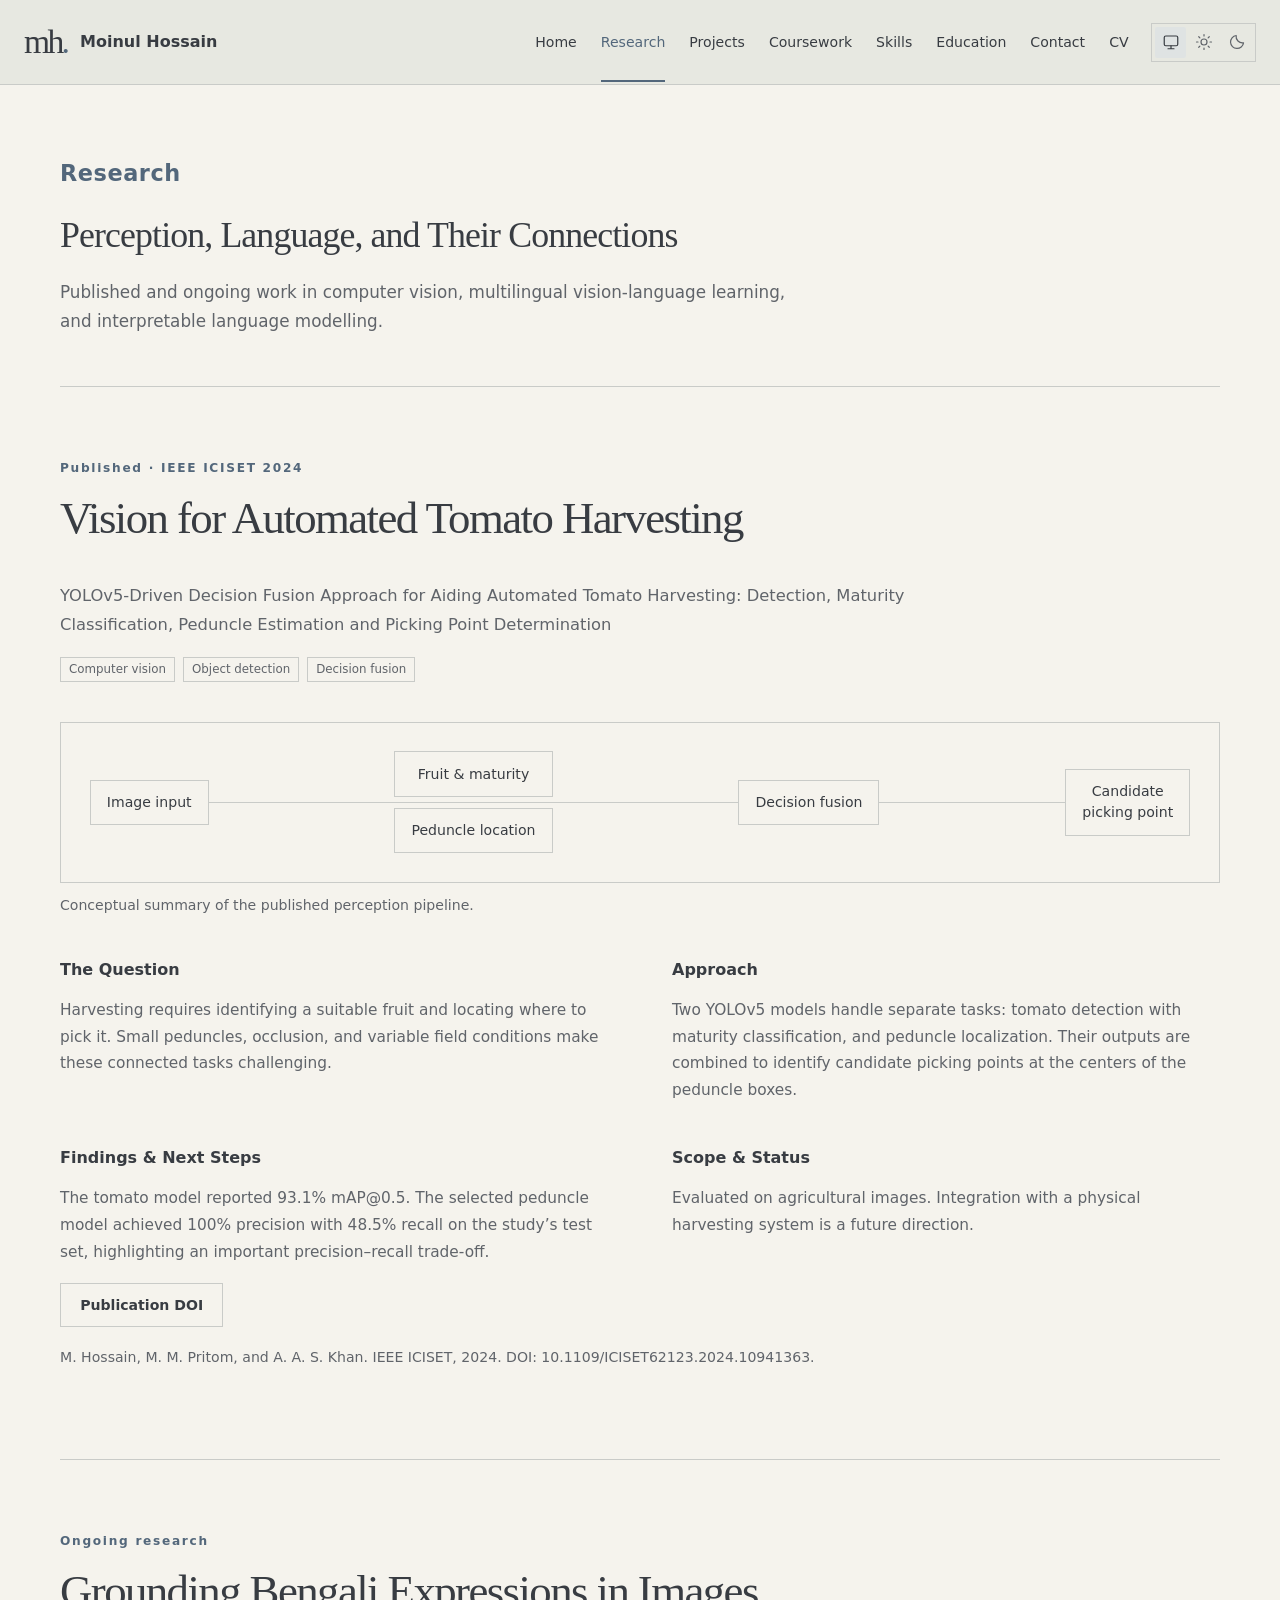
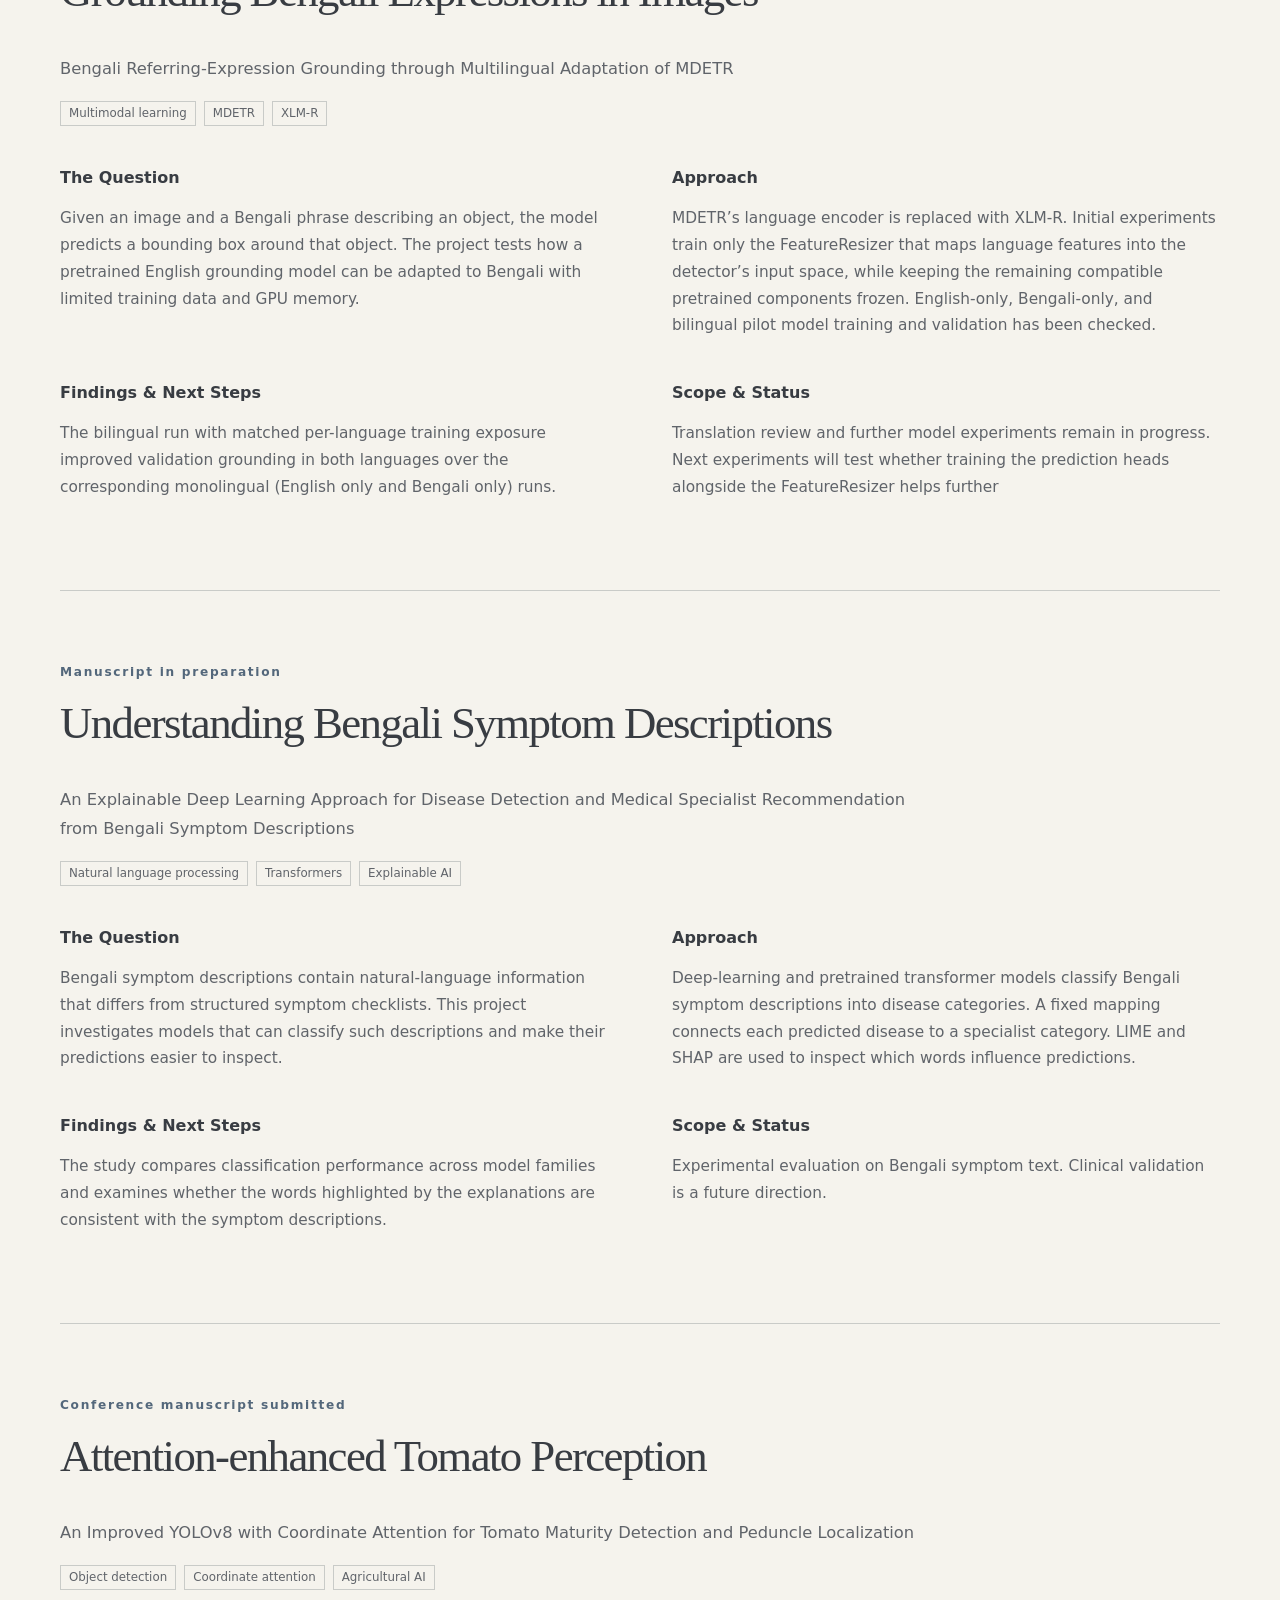
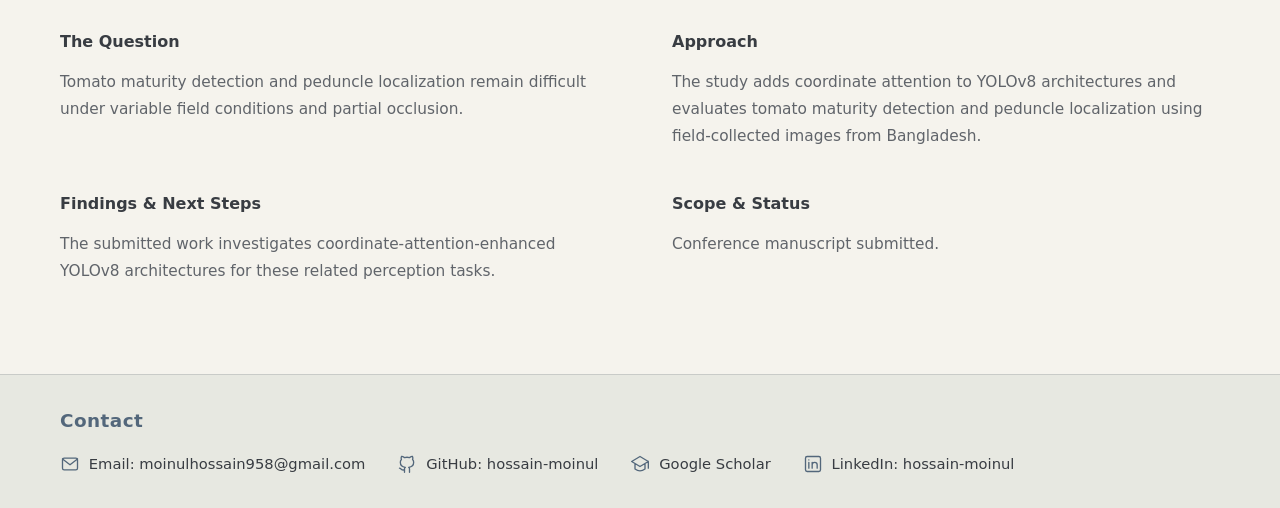
<file: research.html>
<!doctype html>
<html lang="en"><head><meta charset="utf-8"><meta name="viewport" content="width=device-width,initial-scale=1"><title>Research | Moinul Hossain</title><meta name="description" content="Moinul Hossain: computer vision, multimodal learning, and robotic perception. Research, projects, and academic background."><meta name="theme-color" content="#112b36"><link rel="icon" href="assets/img/favicon.svg" type="image/svg+xml"><script src="assets/js/theme-init.js"></script><link rel="stylesheet" href="assets/css/style.css"><script src="assets/js/main.js" defer></script><script src="assets/js/analytics.js" defer></script></head>
<body><a class="skip" href="#main">Skip to content</a><header class="site-header"><div class="nav-wrap"><a class="brand" href="index.html"><span class="monogram">mh<span>.</span></span><span>Moinul Hossain</span></a><button class="menu-toggle" aria-expanded="false" aria-controls="navigation">Menu</button><nav id="navigation" aria-label="Main navigation"><a href="index.html">Home</a><a href="research.html" class="active" aria-current="page">Research</a><a href="projects.html">Projects</a><a href="coursework.html">Coursework</a><a href="index.html#technical-foundation">Skills</a><a href="index.html#education">Education</a><a href="index.html#contact">Contact</a><a href="cv.html" target="_blank" rel="noopener noreferrer" data-cv-nav hidden>CV</a></nav><div class="theme-switch" role="group" aria-label="Appearance"><button type="button" data-theme-choice="system" aria-label="Follow system theme" title="Follow system theme" aria-pressed="true"><svg aria-hidden="true" viewBox="0 0 24 24" fill="none" stroke="currentColor" stroke-width="1.6" stroke-linecap="round" stroke-linejoin="round"><rect x="3" y="4" width="18" height="13" rx="2"/><path d="M8 21h8m-4-4v4"/></svg></button><button type="button" data-theme-choice="light" aria-label="Use light theme" title="Use light theme" aria-pressed="false"><svg aria-hidden="true" viewBox="0 0 24 24" fill="none" stroke="currentColor" stroke-width="1.6" stroke-linecap="round" stroke-linejoin="round"><circle cx="12" cy="12" r="4"/><path d="M12 2v2m0 16v2M2 12h2m16 0h2M5 5l1.5 1.5m11 11L19 19M5 19l1.5-1.5m11-11L19 5"/></svg></button><button type="button" data-theme-choice="dark" aria-label="Use dark theme" title="Use dark theme" aria-pressed="false"><svg aria-hidden="true" viewBox="0 0 24 24" fill="none" stroke="currentColor" stroke-width="1.6" stroke-linecap="round" stroke-linejoin="round"><path d="M20.7 13.1A8.5 8.5 0 0 1 10.9 3.3 8.7 8.7 0 1 0 20.7 13.1Z"/></svg></button></div></div></header><main id="main">
<!-- EDIT CONTENT: each section is independent. See EDITING.md and templates/. -->
<section class="page-intro wrap"><h1 class="section-label">Research</h1><h2 class="page-tagline">Perception, Language, and Their Connections</h2><p>Published and ongoing work in computer vision, multilingual vision-language learning, and interpretable language modelling.</p></section><section class="section wrap research-detail" id="tomato"><div class="detail-heading"><p class="eyebrow">Published · IEEE ICISET 2024</p><h2>Vision for Automated Tomato Harvesting</h2><p class="formal-title">YOLOv5-Driven Decision Fusion Approach for Aiding Automated Tomato Harvesting: Detection, Maturity Classification, Peduncle Estimation and Picking Point Determination</p><div class="tags"><span>Computer vision</span><span>Object detection</span><span>Decision fusion</span></div></div><div class="pipeline" aria-label="Conceptual pipeline: image input; fruit and peduncle detection; decision fusion; candidate picking point"><span>Image input</span><div><span>Fruit & maturity</span><span>Peduncle location</span></div><span>Decision fusion</span><span>Candidate<br>picking point</span></div><p class="caption">Conceptual summary of the published perception pipeline.</p><div class="detail-grid"><div><h3>The Question</h3><p>Harvesting requires identifying a suitable fruit and locating where to pick it. Small peduncles, occlusion, and variable field conditions make these connected tasks challenging.</p></div><div><h3>Approach</h3><p>Two YOLOv5 models handle separate tasks: tomato detection with maturity classification, and peduncle localization. Their outputs are combined to identify candidate picking points at the centers of the peduncle boxes.</p></div><div><h3>Findings & Next Steps</h3><p>The tomato model reported 93.1% mAP@0.5. The selected peduncle model achieved 100% precision with 48.5% recall on the study’s test set, highlighting an important precision–recall trade-off.</p></div><div><h3>Scope & Status</h3><p>Evaluated on agricultural images. Integration with a physical harvesting system is a future direction.</p></div></div><p><a class="button dark" href="https://doi.org/10.1109/ICISET62123.2024.10941363" target="_blank" rel="noopener noreferrer">Publication DOI</a></p><p class="citation">M. Hossain, M. M. Pritom, and A. A. S. Khan. IEEE ICISET, 2024. DOI: 10.1109/ICISET62123.2024.10941363.</p></section><section class="section wrap research-detail" id="grounding"><div class="detail-heading"><p class="eyebrow">Ongoing research</p><h2>Grounding Bengali Expressions in Images</h2><p class="formal-title">Bengali Referring-Expression Grounding through Multilingual Adaptation of MDETR</p><div class="tags"><span>Multimodal learning</span><span>MDETR</span><span>XLM-R</span></div></div><div class="detail-grid"><div><h3>The Question</h3><p>Given an image and a Bengali phrase describing an object, the model predicts a bounding box around that object. The project tests how a pretrained English grounding model can be adapted to Bengali with limited training data and GPU memory.</p></div><div><h3>Approach</h3><p>MDETR’s language encoder is replaced with XLM-R. Initial experiments train only the FeatureResizer that maps language features into the detector’s input space, while keeping the remaining compatible pretrained components frozen. English-only, Bengali-only, and bilingual pilot model training and validation has been checked.</p></div><div><h3>Findings & Next Steps</h3><p>The bilingual run with matched per-language training exposure improved validation grounding in both languages over the corresponding monolingual (English only and Bengali only) runs.</p></div><div><h3>Scope & Status</h3><p>Translation review and further model experiments remain in progress.  Next experiments will test whether training the prediction heads alongside the FeatureResizer helps further</p></div></div></section><section class="section wrap research-detail" id="health"><div class="detail-heading"><p class="eyebrow">Manuscript in preparation</p><h2>Understanding Bengali Symptom Descriptions</h2><p class="formal-title">An Explainable Deep Learning Approach for Disease Detection and Medical Specialist Recommendation from Bengali Symptom Descriptions</p><div class="tags"><span>Natural language processing</span><span>Transformers</span><span>Explainable AI</span></div></div><div class="detail-grid"><div><h3>The Question</h3><p>Bengali symptom descriptions contain natural-language information that differs from structured symptom checklists. This project investigates models that can classify such descriptions and make their predictions easier to inspect.</p></div><div><h3>Approach</h3><p>Deep-learning and pretrained transformer models classify Bengali symptom descriptions into disease categories. A fixed mapping connects each predicted disease to a specialist category. LIME and SHAP are used to inspect which words influence predictions.</p></div><div><h3>Findings & Next Steps</h3><p>The study compares classification performance across model families and examines whether the words highlighted by the explanations are consistent with the symptom descriptions.</p></div><div><h3>Scope & Status</h3><p>Experimental evaluation on Bengali symptom text. Clinical validation is a future direction.</p></div></div></section><section class="section wrap research-detail" id="yolov8"><div class="detail-heading"><p class="eyebrow">Conference manuscript submitted</p><h2>Attention-enhanced Tomato Perception</h2><p class="formal-title">An Improved YOLOv8 with Coordinate Attention for Tomato Maturity Detection and Peduncle Localization</p><div class="tags"><span>Object detection</span><span>Coordinate attention</span><span>Agricultural AI</span></div></div><div class="detail-grid"><div><h3>The Question</h3><p>Tomato maturity detection and peduncle localization remain difficult under variable field conditions and partial occlusion.</p></div><div><h3>Approach</h3><p>The study adds coordinate attention to YOLOv8 architectures and evaluates tomato maturity detection and peduncle localization using field-collected images from Bangladesh.</p></div><div><h3>Findings & Next Steps</h3><p>The submitted work investigates coordinate-attention-enhanced YOLOv8 architectures for these related perception tasks.</p></div><div><h3>Scope & Status</h3><p>Conference manuscript submitted.</p></div></div></section></main><section class="contact-band" id="contact" aria-labelledby="contact-heading"><div class="wrap"><h2 class="section-label" id="contact-heading">Contact</h2><div class="contact-direct"><a href="mailto:moinulhossain958@gmail.com"><svg aria-hidden="true" viewBox="0 0 24 24" fill="none" stroke="currentColor" stroke-width="1.6" stroke-linecap="round" stroke-linejoin="round"><rect x="3" y="5" width="18" height="14" rx="2"/><path d="m3 6 9 7 9-7"/></svg><span>Email: moinulhossain958@gmail.com</span></a><a href="https://github.com/hossain-moinul" target="_blank" rel="noopener noreferrer"><svg aria-hidden="true" viewBox="0 0 24 24" fill="none" stroke="currentColor" stroke-width="1.6" stroke-linecap="round" stroke-linejoin="round"><path d="M9 19c-4 1-4-2-6-2m12 5v-4c0-1-.3-1.7-1-2 3-.3 6-1.5 6-6a4.7 4.7 0 0 0-1.3-3.3A4.5 4.5 0 0 0 18.6 3S17.5 2.7 15 4.3a13 13 0 0 0-6 0C6.5 2.7 5.4 3 5.4 3a4.5 4.5 0 0 0-.1 3.7A4.7 4.7 0 0 0 4 10c0 4.5 3 5.7 6 6-.7.3-1 1-1 2v4"/></svg><span>GitHub: hossain-moinul</span></a><a href="https://scholar.google.com/citations?user=emdI3UwAAAAJ&amp;hl=en" target="_blank" rel="noopener noreferrer"><svg aria-hidden="true" viewBox="0 0 24 24" fill="none" stroke="currentColor" stroke-width="1.6" stroke-linecap="round" stroke-linejoin="round"><path d="m2 9 10-6 10 6-10 6-10-6Zm4 3v6c4 3 8 3 12 0v-6M22 9v8"/></svg><span>Google Scholar</span></a><a href="https://www.linkedin.com/in/hossain-moinul/" target="_blank" rel="noopener noreferrer"><svg aria-hidden="true" viewBox="0 0 24 24" fill="none" stroke="currentColor" stroke-width="1.6" stroke-linecap="round" stroke-linejoin="round"><rect x="3" y="3" width="18" height="18" rx="2"/><path d="M7 10v7m0-10v.1M11 17v-7m0 3c0-4 6-4 6 0v4"/></svg><span>LinkedIn: hossain-moinul</span></a></div></div></section></body></html>
</file>
<file: assets/css/style.css>
/* Shared palette. All typefaces and assets load locally. */
:root{color-scheme:light;--ink:#383c42;--muted:#60646a;--accent:#53677b;--line:#c9cbc8;--surface:#f5f3ed;--soft:#efeee8;--page:#f5f3ed;--band:#eeeee7;--header:#e7e8e1;--footer:#e7e8e1;--portrait:#e2e4dc;--active:#dfe3e3;--section-alt:#f0f0e9;--section-third:#eceee7;--serif:Georgia,'Times New Roman',serif;--sans:system-ui,-apple-system,BlinkMacSystemFont,'Segoe UI',sans-serif}
:root[data-theme=dark]{color-scheme:dark;--ink:#eceef2;--muted:#bfc4ce;--accent:#a8cafa;--line:#646b77;--surface:#202226;--soft:#2b2e34;--page:#202226;--band:#292c31;--header:#15171a;--footer:#15171a;--portrait:#33373e;--active:#3b4658;--section-alt:#2b2e34;--section-third:#25282e;}
*{box-sizing:border-box}html{scroll-behavior:auto;scroll-padding-top:6.5rem}body{margin:0;font-family:var(--sans);font-size:1rem;line-height:1.75;color:var(--ink);background:var(--page);background-attachment:scroll}h1,h2,h3,h4,p{margin-top:0}h1,h2{font-family:var(--serif);font-weight:400;line-height:1.15;letter-spacing:-.035em}h1{font-size:clamp(3rem,5vw,4.3rem)}h2{font-size:clamp(2rem,3.5vw,2.8rem)}h3{font-size:1.2rem;font-weight:600;line-height:1.45}h4{font-size:1rem}p{margin-bottom:1.1rem}a{color:inherit;text-underline-offset:5px;text-decoration-thickness:1px}a:hover{color:var(--accent)}button,input{font:inherit}a:focus-visible,button:focus-visible,input:focus-visible,summary:focus-visible{outline:3px solid #ba8b38;outline-offset:5px}[hidden]{display:none!important}.wrap{width:min(1160px,calc(100% - 5rem));margin-inline:auto}.section{padding-block:4.5rem}.eyebrow{font-size:.76rem;letter-spacing:.14em;font-weight:650;margin-bottom:1rem;line-height:1.5}.muted,.date,.caption,.citation{color:var(--muted)}.small,.date,.caption,.citation{font-size:.88rem}.skip{position:fixed;left:1rem;top:-100px;padding:.5rem 1rem;background:var(--surface);z-index:100}.skip:focus{top:1rem}
/* The header and contact band share a deep tone in dark mode. */
.site-header{position:sticky;top:0;z-index:20;background:var(--header);border-bottom:1px solid var(--line)}.nav-wrap{width:min(1320px,calc(100% - 3rem));margin:auto;min-height:84px;display:flex;align-items:center;gap:1.4rem}.brand{display:flex;align-items:center;gap:.8rem;text-decoration:none;font-weight:650;white-space:nowrap}.monogram{font:2.1rem var(--serif);letter-spacing:-.08em}.monogram span{color:var(--accent)}nav{margin-left:auto;display:flex;align-items:center;gap:1.5rem}nav a{font-size:.88rem;text-decoration:none;padding:1.7rem 0;white-space:nowrap}nav a.active{box-shadow:inset 0 -2px var(--accent);color:var(--accent)}.menu-toggle{display:none;background:transparent;color:var(--ink);border:1px solid var(--line);padding:.3rem .6rem}.theme-switch{display:flex;border:1px solid var(--line);padding:3px;gap:2px;flex-shrink:0}.theme-switch button{width:31px;height:31px;display:flex;align-items:center;justify-content:center;border:0;background:transparent;color:var(--muted);cursor:pointer;border-radius:2px}.theme-switch button[aria-pressed=true]{background:var(--active);color:var(--ink)}.theme-switch button:hover{color:var(--accent)}.theme-switch svg{width:18px;height:18px}
/* Introduction and portrait use the same warm band as the light footer. */
.hero{background:var(--band);padding:4.5rem 0;border-bottom:1px solid var(--line)}.hero-grid{display:grid;grid-template-columns:1.55fr 1fr;gap:5rem;align-items:center}.hero h1{margin-bottom:1.4rem}.hero-intro,.hero-description{color:var(--muted);max-width:670px;font-size:1rem}.hero .eyebrow{color:var(--accent)}.interest-heading{font:600 .85rem var(--sans);letter-spacing:0;margin:1.4rem 0 .7rem}.interest-list{display:flex;flex-wrap:wrap;gap:.5rem}.interest-list span{padding:.3rem .7rem;border:1px solid var(--line);font-size:.79rem;color:var(--accent);background:transparent}.actions{display:flex;flex-wrap:wrap;gap:.8rem;margin:1.8rem 0 0}.button{display:inline-flex;align-items:center;justify-content:center;padding:.65rem 1.2rem;text-decoration:none;font-size:.88rem;font-weight:600;border:1px solid var(--line);line-height:1.5}.button.primary,.button.dark{background:var(--accent);color:var(--surface);border-color:var(--accent)}.button.secondary{background:transparent;color:var(--ink)}.button:hover{filter:brightness(.95)}.portrait-area{max-width:350px;width:100%;justify-self:end}.portrait{position:relative;isolation:isolate;aspect-ratio:4/4.7;background:var(--portrait);border:1px solid var(--line);overflow:hidden}.portrait img{position:absolute;inset:0;width:100%;height:100%;object-fit:cover;object-position:center 35%}.portrait-initials{font:8.5rem var(--serif);letter-spacing:-.09em;color:var(--accent);position:absolute;left:0;right:0;top:6%;text-align:center;opacity:.7}.portrait-lines{position:absolute;inset:0;background:none;z-index:-1}.portrait:after{content:'';position:absolute;inset:55% 0 0;background:none;pointer-events:none}.portrait-caption{position:absolute;bottom:1.5rem;left:1.5rem;right:1.2rem;display:flex;flex-direction:column;gap:.5rem;z-index:1;color:#f5f5ee}.portrait-caption>span:first-child{font:1.7rem var(--serif)}.portrait-caption>span:last-child{font-size:.8rem;line-height:1.6}.portrait-note{font-size:.76rem;letter-spacing:.08em;text-align:right;margin:.7rem 0 0;color:var(--muted)}
/* Solid section fills avoid gradient painting artifacts. */
.section-label,.hero h1.section-label,.background-grid h2.section-label{font-family:var(--sans);font-size:clamp(1.15rem,1.8vw,1.4rem);font-weight:650;line-height:1.5;letter-spacing:.025em;text-transform:none;color:var(--accent);margin:0 0 1.75rem}
.section-head .section-label{margin-bottom:0}
.hero h1.section-label{font-size:clamp(1.4rem,2.2vw,1.8rem)}
/* Shared section layout. */
.section-tint{background:transparent;border-block:1px solid var(--line)}.section-head{display:flex;align-items:end;justify-content:space-between;gap:2rem;margin-bottom:2rem}.section-head h2{margin-bottom:0}.text-link{font-size:.87rem;font-weight:600;color:var(--accent);white-space:nowrap}.research-row{display:grid;grid-template-columns:195px 1fr 105px;gap:2rem;padding:1.8rem 0;border-top:1px solid var(--line)}.status{font-size:.8rem;color:var(--accent);font-weight:600}.research-meta p{font-size:.8rem;color:var(--muted)}.research-row h3{font:1.6rem var(--serif);margin-bottom:.8rem}.research-row h3 a{text-decoration:none}.research-row p{font-size:.95rem;color:var(--muted)}.research-row>.text-link{margin-top:.4rem}.tags{display:flex;flex-wrap:wrap;gap:.5rem}.tags span{font-size:.74rem;line-height:1.6;border:1px solid var(--line);padding:.12rem .5rem;color:var(--muted)}.skills-grid{display:grid;grid-template-columns:1fr 1fr 1.2fr;gap:3rem;margin-top:2rem}.skills-grid h3{font-size:1rem}.skills-grid p{font-size:.93rem;color:var(--muted);margin-bottom:.6rem}.education-grid{display:grid;grid-template-columns:1.2fr 1fr;gap:5rem}.qualification{border-top:1px solid var(--line);padding:1.4rem 0}.qualification:first-child{padding-top:0;border-top:0}.qualification h3{font-size:1.2rem;margin:.45rem 0}.qualification p{font-size:.94rem;margin-bottom:.15rem}.qualification .date{color:var(--accent)}.learning{align-self:start;padding:1.8rem;border:1px solid var(--line);background:transparent}.learning h3{font:1.75rem var(--serif)}.learning p{font-size:.95rem;color:var(--muted)}.clean-list{list-style:none;padding:0;margin:1.5rem 0}.clean-list li{padding:.8rem 0;border-top:1px solid var(--line);font-size:.9rem}.clean-list span{display:block;font-size:.8rem;color:var(--muted)}.background-grid{display:grid;grid-template-columns:1fr 1fr;gap:4rem;border-top:1px solid var(--line);padding-top:3rem}.background-grid h2{font-size:2.1rem}.background-list{list-style:none;padding:0}.background-list li{border-top:1px solid var(--line);padding:1rem 0}.background-list span{display:block;color:var(--muted);font-size:.87rem;margin-top:.3rem}
.page-intro{padding-block:4.5rem 2rem}.page-intro h1{margin-bottom:1.4rem}.page-intro h1 em{color:var(--accent)}.page-intro>p:last-child{max-width:740px;color:var(--muted);font-size:1.05rem}.jump-links{display:flex;flex-wrap:wrap;gap:.7rem;padding-bottom:2rem}.jump-links a{font-size:.85rem;border:1px solid var(--line);padding:.4rem .8rem;text-decoration:none}.research-detail{border-top:1px solid var(--line)}.detail-heading{max-width:870px}.detail-heading .eyebrow{color:var(--accent)}.formal-title{color:var(--muted);font-size:1.02rem}.detail-grid{display:grid;grid-template-columns:1fr 1fr;gap:1.5rem 4rem;margin-top:2.5rem}.detail-grid h3{font-size:1rem}.detail-grid p{font-size:.96rem;color:var(--muted)}.pipeline{margin-top:2.5rem;position:relative;display:flex;align-items:center;justify-content:space-between;gap:1.5rem;padding:1.8rem;border:1px solid var(--line)}.pipeline:before{content:'';height:1px;position:absolute;left:3rem;right:3rem;top:50%;background:var(--line)}.pipeline>span,.pipeline>div>span{position:relative;display:block;background:var(--surface);padding:.7rem 1rem;border:1px solid var(--line);text-align:center;font-size:.88rem;line-height:1.5}.pipeline>div{display:grid;gap:.7rem;position:relative}.caption{margin-top:.6rem}.citation{max-width:850px}.project-grid{display:grid;grid-template-columns:1fr 1fr;gap:0 3.5rem}.project{border-top:1px solid var(--line);padding:2.5rem 0;display:flex;flex-direction:column;align-items:start}.project .eyebrow{color:var(--accent);font-size:.73rem}.project h2{font-size:2rem}.project p:not(.eyebrow){color:var(--muted);font-size:.95rem}.project .text-link{margin-top:auto}
.course-curated{padding-bottom:4rem}.course-curated>h2{margin-top:3rem;font-size:1.8rem;margin-bottom:1.5rem}.course-curated>h2:first-child{margin-top:1rem}.program{margin-bottom:1rem;border-top:1px solid var(--line)}summary{cursor:pointer}.program summary{display:flex;align-items:baseline;justify-content:space-between;gap:1rem;font-size:1.05rem;font-weight:600;list-style:none;position:relative;padding:1.2rem 0 1.2rem 1.4rem}.program summary::-webkit-details-marker{display:none}.program summary:before{content:'+';position:absolute;left:0;color:var(--accent)}.program[open] summary:before{content:'−'}.program-status{font-size:.78rem;font-weight:500;color:var(--accent);white-space:nowrap}.program>div{padding-left:1.2rem;margin:.5rem 0 1rem;border-left:2px solid var(--line)}.program-description{font-size:.9rem;color:var(--muted);margin:0 0 1rem}.course{display:flex;align-items:center;justify-content:space-between;gap:1.5rem;border-top:1px solid var(--line);padding:1.2rem 0}.course-kind{font-size:.72rem;text-transform:uppercase;letter-spacing:.08em;color:var(--accent)}.course h3{font-size:1.03rem;margin:.25rem 0}.course p{font-size:.85rem;color:var(--muted);margin:0}.course .text-link{flex-shrink:0}
footer{background:var(--footer);border-top:1px solid var(--line);padding:3rem 0 1.5rem;scroll-margin-top:1rem}.footer-top{display:flex;justify-content:space-between;gap:2rem;padding-bottom:2rem}.footer-top h2{font-size:2rem}.email{color:var(--accent);overflow-wrap:anywhere}.footer-links{display:grid;gap:.5rem;align-content:start;font-size:.9rem}.footer-bottom{display:flex;justify-content:space-between;gap:1rem;border-top:1px solid var(--line);padding-top:1.4rem;color:var(--muted);font-size:.8rem}
@media(max-width:1150px){.nav-wrap{gap:1rem}nav{gap:1rem}.brand>span:last-child{display:none}.hero-grid{gap:3rem}.wrap{width:calc(100% - 3rem)}}
@media(max-width:900px){.nav-wrap{flex-wrap:wrap;min-height:74px;padding-block:.7rem}.brand>span:last-child{display:inline;font-size:.9rem}.brand{order:1}.theme-switch{order:2;margin-left:auto}.menu-toggle{order:3}.has-js .menu-toggle{display:block}nav{order:4;flex-basis:100%;margin:0;flex-wrap:wrap;padding:.4rem 0;gap:.4rem 1.5rem}.has-js nav{display:none}.has-js nav.is-open{display:flex}nav a{padding:.5rem 0}.hero-grid{grid-template-columns:1.5fr 1fr;gap:2rem}.hero h1{font-size:3rem}.education-grid{gap:2.5rem}.research-row{grid-template-columns:155px 1fr}.research-row>.text-link{grid-column:2}.skills-grid{gap:2rem}.portrait-initials{font-size:6rem}}
@media(max-width:700px){.wrap{width:calc(100% - 2.5rem)}.section{padding-block:3rem}.hero{padding-block:3rem}.hero-grid{grid-template-columns:1fr;gap:2rem}.hero h1{font-size:2.9rem}.portrait-area{justify-self:start;max-width:300px}.portrait{aspect-ratio:1/1.1}.portrait-initials{font-size:7rem;top:0}.hero-description,.hero-intro{font-size:.97rem}.education-grid,.skills-grid,.background-grid,.detail-grid,.project-grid{grid-template-columns:1fr;gap:1.5rem}.section-head{align-items:start;flex-direction:column;gap:1rem}.research-row{grid-template-columns:1fr;gap:.6rem;padding-block:1.5rem}.research-row>.text-link{grid-column:auto;margin:0}.research-row p{margin-bottom:.8rem}.research-row h3{margin-bottom:.6rem}.learning{padding:1.5rem}.page-intro{padding-top:3rem}.page-intro h1{font-size:2.7rem}.project-grid{gap:0}.project{padding-block:1.8rem}.program summary{flex-direction:column;gap:.25rem}.course{flex-direction:column;align-items:start;gap:.6rem}.pipeline{flex-direction:column;padding:1.5rem}.pipeline:before{width:1px;height:auto;left:50%;top:1rem;bottom:1rem}.pipeline>span,.pipeline>div{width:min(250px,100%)}.footer-top,.footer-bottom{flex-direction:column;align-items:start}.nav-wrap{width:calc(100% - 2rem);gap:.7rem}.theme-switch button{width:29px;height:29px}.brand{gap:.5rem}.brand>span:last-child{font-size:.8rem}.monogram{font-size:1.8rem}.menu-toggle{font-size:.8rem}.interest-list span{font-size:.76rem}}
@media(max-width:380px){.brand>span:last-child{display:none}}
@media(prefers-color-scheme:dark){:root:not([data-theme]){color-scheme:dark;--ink:#eceef2;--muted:#bfc4ce;--accent:#a8cafa;--line:#646b77;--surface:#202226;--soft:#2b2e34;--page:#202226;--band:#292c31;--header:#15171a;--footer:#15171a;--portrait:#33373e;--active:#3b4658;--section-alt:#2b2e34;--section-third:#25282e;}}
@media(prefers-reduced-motion:reduce){html{scroll-behavior:auto}*{transition:none!important}}
@media print{.site-header,.actions,.theme-switch,.menu-toggle,footer{display:none}.hero{background:white;border:0;padding:1rem 0}.hero-grid{display:block}.portrait-area{display:none}.wrap{width:100%}.section{padding-block:1.5rem}.project,.research-row,.course{break-inside:avoid}body{background:white;color:black}a{color:black}}

/* Solid color bands and compact, consistent navigation links. */
.sr-only{position:absolute;width:1px;height:1px;padding:0;margin:-1px;overflow:hidden;clip-path:inset(50%);white-space:nowrap;border:0}
.hero{background:var(--band)}
.section-research,.section-education{background:var(--page)}
#technical-foundation{background:var(--section-alt)}
.section-community{background:var(--section-third)}
.background-grid{border-top:0;padding-top:0}
.section-community .background-grid{gap:4rem}
.portrait-caption{left:0;right:0;bottom:0;padding:1.2rem 1.5rem;background:#242d39}
.button.primary,.button.dark{background:transparent;color:var(--ink);border-color:var(--line)}
.button:hover{filter:none;background:var(--active)}
.page-intro h1.section-label{font:650 clamp(1.15rem,1.8vw,1.4rem)/1.5 var(--sans);letter-spacing:.025em;margin:0 0 1.4rem;color:var(--accent)}
.page-intro .page-tagline{font:400 clamp(1.6rem,2.8vw,2.25rem)/1.25 var(--serif);letter-spacing:-.025em;max-width:850px;margin:0 0 1.25rem}
footer{padding:1.8rem 0 1.2rem}
.contact-row{display:flex;align-items:center;gap:1.5rem;padding-bottom:1.4rem}
.contact-row h2.section-label{font-size:1.15rem;margin:0}
.contact-links{display:flex;flex-wrap:wrap;gap:.65rem}
.contact-links .button{font-size:.88rem;padding:.45rem .85rem}
.footer-bottom{padding-top:1rem}
@media(max-width:700px){.section-community .background-grid{gap:2rem}.contact-row{align-items:flex-start;flex-direction:column;gap:.8rem}.contact-links{gap:.5rem}.contact-links .button{padding:.4rem .65rem}}

/* Publication buttons remain readable in both themes, including visited links; no underline. */
a[href*="doi.org"],a[href*="doi.org"]:visited{color:var(--accent);background:transparent;border-color:var(--accent);text-decoration:none}
a[href*="doi.org"]:hover{color:var(--ink);background:var(--active)}

.hero-contact{margin-top:1.6rem;scroll-margin-top:7rem}
footer{padding:1.1rem 0}.copyright{font-size:.8rem;color:var(--muted)}

/* Contact links belong to the portrait column and wrap below the image. */
.portrait-area .hero-contact{justify-content:center;gap:.45rem;margin-top:1rem}
.portrait-area .hero-contact .button{padding:.4rem .6rem;font-size:.84rem}

/* Direct contact details, with decorative icons and readable text labels. */
.contact-band{background:var(--footer);border-top:1px solid var(--line);padding:2rem 0;scroll-margin-top:6.5rem}
.contact-band .section-label{font-size:1.15rem;margin-bottom:1rem}
.contact-direct{display:flex;align-items:center;flex-wrap:wrap;gap:1rem 2rem}
.contact-direct a{display:inline-flex;align-items:center;gap:.55rem;font-size:.92rem;color:var(--ink);text-decoration:none;min-width:0}
.contact-direct a:hover{color:var(--accent);text-decoration:underline}
.contact-direct a span{overflow-wrap:anywhere;min-width:0}
.contact-direct svg{width:1.25rem;height:1.25rem;flex-shrink:0;color:var(--accent)}
.cv-page{padding-top:2.5rem;padding-bottom:3rem}
.cv-toolbar{display:flex;align-items:center;justify-content:space-between;gap:1rem;flex-wrap:wrap}
.cv-toolbar .section-label{margin:0}.cv-actions{display:flex;gap:.7rem;flex-wrap:wrap}
.cv-help{color:var(--muted);font-size:.9rem;margin:1rem 0}
.cv-viewer{display:block;width:100%;height:80vh;min-height:480px;border:1px solid var(--line);background:var(--surface)}
@media(max-width:700px){.contact-direct{align-items:flex-start;flex-direction:column;gap:1rem}.cv-toolbar{align-items:flex-start;flex-direction:column}.cv-viewer{min-height:400px}}
</file>
